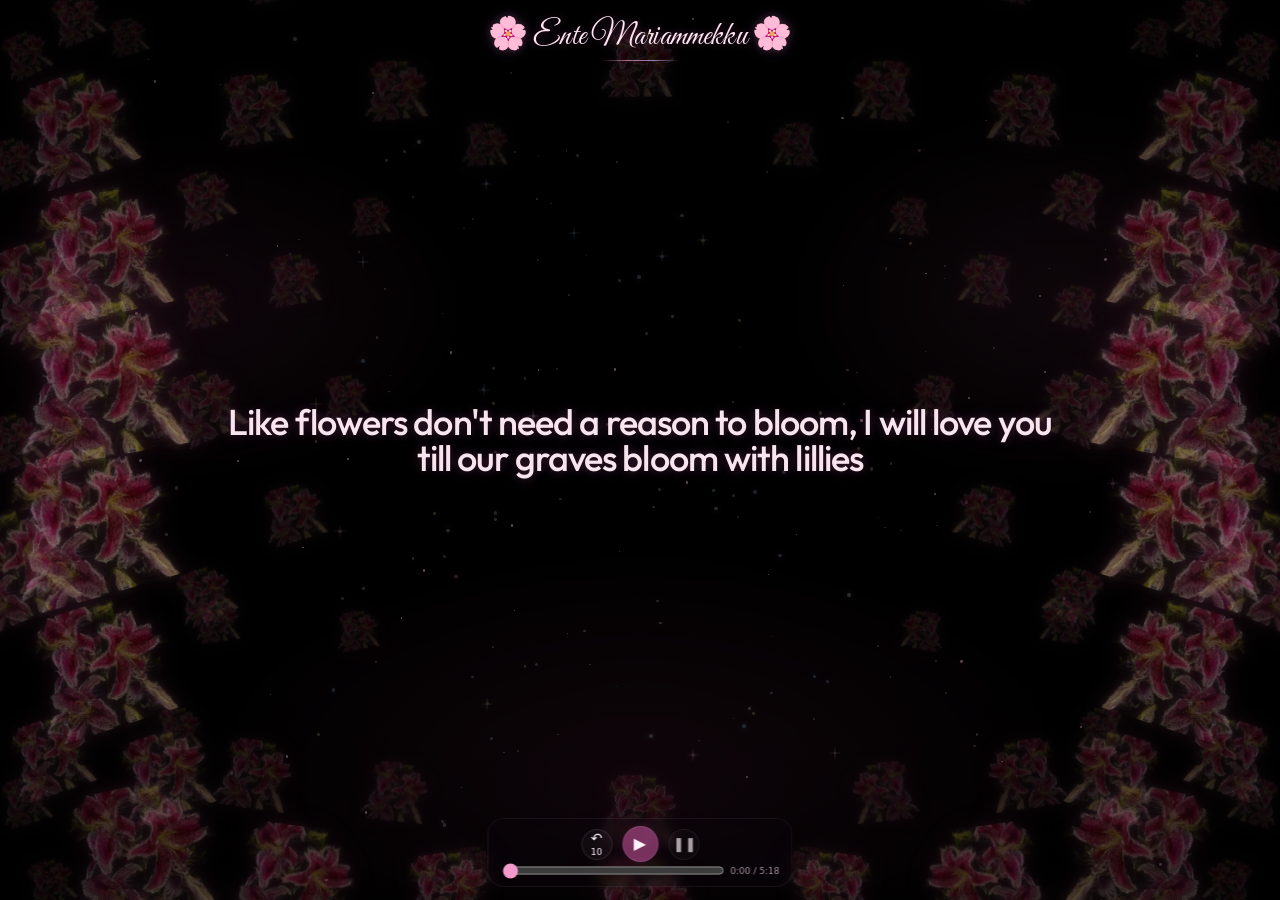
<file: index.html>
<!doctype html>
<html lang="en"><head><meta charset="utf-8"><meta name="viewport" content="width=device-width,initial-scale=1,viewport-fit=cover"><meta name="theme-color" content="#000000"><meta name="build-version" content="2026-10-29-mirrored-original-lilies"><title>Ente Mariammekku 🌸💗</title><link rel="preconnect" href="https://fonts.googleapis.com"><link rel="preconnect" href="https://fonts.gstatic.com" crossorigin><link href="https://fonts.googleapis.com/css2?family=DM+Serif+Display&amp;family=Great+Vibes&amp;family=Montserrat:wght@600;700;800;900&amp;family=Outfit:wght@400;500;600;700&amp;display=swap" rel="stylesheet"><meta name="description" content="Ente Mariammekku — black stargazer lily lyric page."><style>
:root{--text:#fff4fb;--pink:#ff74cb;--violet:#c59bff;--glass:rgba(255,255,255,.04);color-scheme:dark}*{box-sizing:border-box}html,body{margin:0;width:100%;height:100%;height:100dvh;overflow:hidden;background:#000}body{font-family:Inter,system-ui,-apple-system,"Segoe UI",sans-serif;color:var(--text);-webkit-font-smoothing:antialiased}button,input,a{font:inherit}button{cursor:pointer;-webkit-tap-highlight-color:transparent}
#scene,#bouquets,#particles,#scene > .glow,.vignette{position:fixed;inset:0;pointer-events:none}#scene{background:#000}#scene > .glow{background:radial-gradient(circle at 50% 52%,rgba(255,61,171,.08),transparent 24%),radial-gradient(circle at 25% 28%,rgba(255,120,190,.06),transparent 24%),radial-gradient(circle at 75% 32%,rgba(255,120,190,.05),transparent 22%),radial-gradient(circle at 50% 88%,rgba(255,80,186,.08),transparent 34%);filter:blur(20px)}.vignette{background:radial-gradient(circle at center,transparent 28%,rgba(0,0,0,.35) 70%,rgba(0,0,0,.9) 100%)}
.bouquet{position:absolute;left:var(--x);top:var(--y);width:var(--w);aspect-ratio:.80;transform:translate(-50%,-50%) rotate(var(--r)) scale(var(--s));opacity:var(--o);background:url('assets/original-stargazer.png') center/contain no-repeat;mix-blend-mode:screen;filter:drop-shadow(0 0 20px rgba(255,92,191,.25)) saturate(1.06) contrast(1.05);animation:sway var(--d) ease-in-out infinite alternate,pulse calc(var(--d)*.92) ease-in-out infinite alternate}
.bouquet::before,.bouquet::after{content:"";position:absolute;inset:0;background:inherit;background-size:contain;background-repeat:no-repeat;background-position:center;mix-blend-mode:screen;opacity:.24;filter:blur(3px)}.bouquet::before{transform:translate(1%,-.8%) skewY(.8deg)}.bouquet::after{transform:translate(-1.2%,.9%) skewX(-.8deg);opacity:.16}
.spark{position:absolute;left:var(--x);top:var(--y);width:var(--s);height:var(--s);border-radius:50%;background:rgba(255,196,227,.9);box-shadow:0 0 10px rgba(255,180,221,.36);opacity:.45;animation:twinkle var(--d) ease-in-out infinite alternate}
.brand{position:fixed;top:max(18px,env(safe-area-inset-top));left:50%;transform:translateX(-50%);width:94vw;text-align:center;z-index:10;pointer-events:none}.brand h1{margin:0;font-size:clamp(24px,5.3vw,38px);font-weight:750;letter-spacing:-.03em;color:#ffe9f7;text-shadow:0 0 14px rgba(255,82,191,.25)}
.stage{position:fixed;left:50%;top:51%;transform:translate(-50%,-50%);width:min(92vw,780px);min-height:220px;padding:12px 10px 18px;display:flex;flex-direction:column;align-items:center;justify-content:center;text-align:center;z-index:9}.lyric{margin:0;max-width:100%;font-family:Georgia,serif;font-size:clamp(31px,6.2vw,56px);line-height:1.2;letter-spacing:-.03em;color:#fff6fd;text-wrap:balance;overflow-wrap:break-word;text-shadow:0 2px 20px rgba(0,0,0,.9),0 0 16px rgba(255,85,190,.12);transition:opacity .8s ease,transform .8s ease}
.lyric.glow{background:linear-gradient(110deg,#fff8fe 0%,#ffd0ed 24%,#fff7fd 40%,#ffc7ea 63%,#ff9fdc 82%,#fffafe 100%);background-size:220% 220%;-webkit-background-clip:text;background-clip:text;color:transparent;filter:drop-shadow(0 0 10px rgba(255,98,191,.34));animation:glowShift 10s ease-in-out infinite alternate}.lyric.switching{opacity:0;transform:translateY(14px) scale(.987)}
.start-btn{margin-top:26px;padding:13px 24px;border-radius:999px;border:1px solid rgba(255,211,238,.5);background:linear-gradient(120deg,rgba(229,84,176,.86),rgba(135,79,216,.82));color:#fff;font-size:12px;font-weight:700;letter-spacing:.07em;box-shadow:0 0 24px rgba(255,61,177,.22), inset 0 1px 0 rgba(255,255,255,.2)}body.has-song .start-btn{display:none}
.controls-dock{margin-top:18px;width:min(330px,85vw);padding:8px 10px 6px;border-radius:999px;background:rgba(255,255,255,.04);border:1px solid rgba(255,211,238,.10);backdrop-filter:blur(7px);-webkit-backdrop-filter:blur(7px)}.controls{display:flex;align-items:center;justify-content:center;gap:10px}.ctrl{display:grid;place-items:center;min-width:38px;height:38px;border-radius:50%;border:1px solid rgba(255,220,245,.16);background:rgba(255,255,255,.05);color:#fff4fb;padding:0 4px;font-size:16px;line-height:1}.ctrl.play{min-width:44px;height:44px;font-size:18px;background:linear-gradient(120deg,rgba(238,83,182,.84),rgba(133,95,247,.84));box-shadow:0 0 16px rgba(255,91,190,.18)}.ctrl small{font-size:9px}.song-name{display:none}.progress{display:flex;align-items:center;gap:6px;margin-top:8px}.progress input{flex:1;min-width:0;height:15px;accent-color:#ff86d5}.time{font-size:10px;color:#d9bfd7;font-variant-numeric:tabular-nums}
.yt-shell{position:fixed;left:50%;top:max(72px,env(safe-area-inset-top)+58px);transform:translateX(-50%);z-index:14;width:200px;height:200px;border-radius:14px;overflow:hidden;background:#000;border:1px solid rgba(255,208,235,.18);box-shadow:0 10px 28px rgba(0,0,0,.45);transition:opacity .35s ease,transform .35s ease,visibility .35s ease}.yt-shell iframe,.yt-shell #youtube-player{display:block;width:200px!important;height:200px!important;border:0;background:#000}body.yt-collapsed .yt-shell{opacity:0;visibility:hidden;transform:translateX(-50%) translateY(-22px) scale(.84);pointer-events:none}
.reveal-player{position:fixed;left:50%;top:max(76px,env(safe-area-inset-top)+62px);transform:translateX(-50%);z-index:15;padding:0 14px;height:34px;border-radius:999px;border:1px solid rgba(255,215,241,.18);background:rgba(255,255,255,.06);color:#fff;display:grid;place-items:center;opacity:0;visibility:hidden;transition:opacity .3s ease}body.yt-collapsed .reveal-player{opacity:1;visibility:visible}
.toast{position:fixed;left:50%;bottom:110px;transform:translateX(-50%);z-index:18;background:rgba(10,8,18,.92);color:#fff;border:1px solid rgba(255,212,235,.18);padding:9px 13px;border-radius:999px;font-size:11px;max-width:88vw;white-space:nowrap;overflow:hidden;text-overflow:ellipsis}.toast[hidden]{display:none}
@keyframes sway{0%{transform:translate(-50%,-50%) rotate(calc(var(--r) - 2deg)) translateY(0) scale(var(--s))}100%{transform:translate(-50%,-50%) rotate(calc(var(--r) + 2deg)) translateY(-9px) scale(calc(var(--s) * 1.02))}}@keyframes pulse{0%{filter:drop-shadow(0 0 14px rgba(255,85,188,.18)) saturate(1.02) contrast(1.03)}100%{filter:drop-shadow(0 0 22px rgba(255,105,196,.28)) saturate(1.12) contrast(1.08)}}@keyframes glowShift{0%{background-position:0% 40%}100%{background-position:100% 60%}}@keyframes twinkle{from{opacity:.16;transform:scale(.7)}to{opacity:.68;transform:scale(1.18)}}
@media (max-width:720px){.brand h1{font-size:clamp(22px,6.2vw,30px)}.stage{top:52%;width:92vw;min-height:190px;padding:10px 8px 16px}.lyric{font-size:clamp(28px,8vw,42px);line-height:1.18}.controls-dock{width:min(290px,84vw)}}
@media (max-height:700px){.stage{top:49%;min-height:170px}.lyric{font-size:clamp(25px,6.4vw,36px)}}

/* The lyrics are the focus, with the playback dock sitting BELOW them. */
.stage{min-height:unset;height:auto;max-height:75dvh;gap:0;top:51%;padding:10px 10px 12px;justify-content:center}
.lyric{flex:0 0 auto;overflow:visible}
.controls-dock{flex-shrink:0;margin-top:24px}
.bouquet{filter:drop-shadow(0 0 19px rgba(255,103,181,.32)) saturate(1.08)}
/* Retracted player stays out of the way. Opening it gives a full 200×200 player. */
body.yt-collapsed .yt-shell{pointer-events:none}
.reveal-player{top:max(75px,calc(env(safe-area-inset-top) + 58px));cursor:pointer}
@media(max-width:720px){.stage{top:53%;padding:9px 8px 12px}.controls-dock{margin-top:20px}.lyric{font-size:clamp(27px,7.5vw,39px)}}
@media(max-height:700px){.stage{top:56%;max-height:74dvh}.lyric{font-size:clamp(24px,7vw,32px)}.controls-dock{margin-top:14px}}

/* Bottom-center retractable YouTube drawer (native player never below 200px). */
.yt-shell{
 left:50%; right:auto;
 top:auto;
 bottom:calc(max(12px,env(safe-area-inset-bottom)) + 46px);
 transform:translateX(-50%) translateY(0);
 width:200px; height:200px;
 z-index:15;
 border:1px solid rgba(255,210,239,.16);
 border-radius:14px;
 box-shadow:0 9px 30px rgba(0,0,0,.7),0 0 20px rgba(255,102,192,.13);
 transition:transform .38s ease,opacity .38s ease,visibility .38s ease;
}
.yt-shell iframe,.yt-shell #youtube-player{width:200px!important;height:200px!important}
body.yt-collapsed .yt-shell{
 transform:translateX(-50%) translateY(22px);
 opacity:0;visibility:hidden;pointer-events:none;
}
.reveal-player{
 position:fixed;
 left:50%;right:auto;
 top:auto;
 bottom:max(11px,env(safe-area-inset-bottom));
 transform:translateX(-50%);
 min-width:118px;
 height:36px;
 padding:0 17px;
 font-size:11px;font-weight:650;letter-spacing:.025em;
 border-radius:999px;
 border:1px solid rgba(255,216,245,.24);
 background:rgba(21,10,25,.82);
 box-shadow:0 0 17px rgba(241,91,177,.13);
 backdrop-filter:blur(14px);-webkit-backdrop-filter:blur(14px);
 opacity:1;visibility:visible;display:grid;place-items:center;
 z-index:17;
}
body.yt-collapsed .reveal-player{opacity:1;visibility:visible}
@media(max-width:720px){
 .yt-shell{bottom:calc(max(10px,env(safe-area-inset-bottom)) + 46px)}
 .reveal-player{bottom:max(10px,env(safe-area-inset-bottom))}
}
@media(prefers-reduced-motion:reduce){.yt-shell{transition:none}}


/* FINAL BOTTOM YOUTUBE DRAWER: overrides legacy top-positioned styles. */
.yt-shell{
 position:fixed!important;left:50%!important;right:auto!important;top:auto!important;
 bottom:calc(54px + env(safe-area-inset-bottom,0px))!important;
 transform:translate(-50%,0)!important;
 width:200px!important;height:200px!important;z-index:15;
}
body.yt-collapsed .yt-shell{
 transform:translate(-50%,30px)!important;
 opacity:0!important;visibility:hidden!important;pointer-events:none!important;
}
.reveal-player{
 left:50%!important;right:auto!important;top:auto!important;
 bottom:calc(10px + env(safe-area-inset-bottom,0px))!important;
 transform:translateX(-50%)!important;
 opacity:1!important;visibility:visible!important;display:grid!important;
}

/* Keep all lyric content above the 200x200 YouTube panel when it is expanded. */
body:not(.yt-collapsed) .stage {
  position:fixed!important;
  left:50%!important;
  top:max(68px,calc(22px + env(safe-area-inset-top,0px)))!important;
  bottom:calc(265px + env(safe-area-inset-bottom,0px))!important;
  width:min(94vw,740px)!important;
  height:auto!important;
  min-height:0!important;
  max-height:none!important;
  transform:translateX(-50%)!important;
  justify-content:center!important;
  padding:4px 8px!important;
  overflow:visible!important;
}
body:not(.yt-collapsed) .stage .lyric {
  font-size:clamp(20px,5.7vw,34px)!important;
  line-height:1.16!important;
  max-width:100%!important;
  max-height:calc(100% - 78px)!important;
  flex:0 1 auto!important;
  overflow-wrap:break-word;
}
body:not(.yt-collapsed) .stage .controls-dock {
  margin-top:10px!important;
  padding:6px 9px!important;
  width:min(280px,84vw)!important;
  flex-shrink:0!important;
}
body:not(.yt-collapsed) .stage .controls-dock .progress{margin-top:5px!important;}
body:not(.yt-collapsed) .yt-shell {
  bottom:calc(48px + env(safe-area-inset-bottom,0px))!important;
}
body:not(.yt-collapsed) .reveal-player {
  bottom:calc(7px + env(safe-area-inset-bottom,0px))!important;
}
@media(max-height:680px){
  body:not(.yt-collapsed) .stage {
    top:max(56px,calc(14px + env(safe-area-inset-top,0px)))!important;
    bottom:calc(257px + env(safe-area-inset-bottom,0px))!important;
  }
  body:not(.yt-collapsed) .stage .lyric {
    font-size:clamp(18px,5.2vw,25px)!important;
    line-height:1.12!important;
  }
  body:not(.yt-collapsed) .stage .controls-dock {
    margin-top:5px!important;
    padding:2px 8px!important;
  }
  body:not(.yt-collapsed) .stage .controls-dock .controls .ctrl{
    height:32px!important;min-width:32px!important;
  }
  body:not(.yt-collapsed) .stage .controls-dock .controls .ctrl.play{
    height:38px!important;min-width:38px!important;
  }
  body:not(.yt-collapsed) .stage .controls-dock .progress{margin-top:2px!important;}
}

/* v8 anchored audio dock + centre lyrics with no card, YouTube always at bottom. */
body {background:#000!important}
.stage,body:not(.yt-collapsed) .stage{
 position:fixed!important;top:max(66px,calc(48px + env(safe-area-inset-top,0px)))!important;
 left:50%!important;right:auto!important;
 bottom:calc(306px + env(safe-area-inset-bottom,0px))!important;
 width:min(94vw,760px)!important;transform:translateX(-50%)!important;
 padding:4px 10px!important;margin:0!important;
 height:auto!important;min-height:0!important;max-height:none!important;
 display:flex!important;justify-content:center!important;overflow:visible!important;
}
.stage .lyric,body:not(.yt-collapsed) .stage .lyric{
 font-size:clamp(35px,6.8vw,65px)!important;line-height:1.15!important;
 width:100%!important;max-width:100%!important;max-height:100%!important;
 flex:0 1 auto!important;overflow-wrap:break-word;
}
.controls-dock{
 position:fixed!important;top:auto!important;left:50%!important;right:auto!important;
 bottom:calc(213px + env(safe-area-inset-bottom,0px))!important;
 transform:translateX(-50%)!important;z-index:20!important;
 width:min(228px,78vw)!important;padding:5px 9px 6px!important;margin:0!important;
 border-radius:18px!important;border:1px solid rgba(255,201,239,.11)!important;
 background:rgba(8,4,12,.60)!important;box-shadow:none!important;
 backdrop-filter:blur(9px);-webkit-backdrop-filter:blur(9px);
}
.controls-dock .controls{gap:9px!important}
.controls-dock .ctrl{width:32px!important;min-width:32px!important;height:32px!important;font-size:14px!important}
.controls-dock .ctrl.play{width:38px!important;min-width:38px!important;height:38px!important;font-size:17px!important}
.controls-dock .progress{margin-top:4px!important;gap:5px!important}
.controls-dock .time{font-size:9px!important}
.yt-shell,body:not(.yt-collapsed) .yt-shell{
 position:fixed!important;top:auto!important;left:50%!important;right:auto!important;
 bottom:calc(4px + env(safe-area-inset-bottom,0px))!important;
 transform:translateX(-50%)!important;
 width:200px!important;height:200px!important;z-index:15!important;
 display:block!important;opacity:1!important;visibility:visible!important;pointer-events:auto!important;
 border:1px solid rgba(255,190,226,.10)!important;box-shadow:none!important;
}
.yt-shell iframe,.yt-shell #youtube-player{width:200px!important;height:200px!important;min-width:200px!important;min-height:200px!important}
.reveal-player,#reveal-player,#toggle-player{display:none!important}
@media(max-width:720px){
 .stage,body:not(.yt-collapsed) .stage{
  top:max(63px,calc(51px + env(safe-area-inset-top,0px)))!important;
  bottom:calc(301px + env(safe-area-inset-bottom,0px))!important;
  width:95vw!important;padding:4px 6px!important;
 }
 .stage .lyric,body:not(.yt-collapsed) .stage .lyric{
  font-size:clamp(31px,9.4vw,45px)!important;line-height:1.15!important;
 }
}
@media(max-height:720px){
 .stage,body:not(.yt-collapsed) .stage{
  top:max(53px,calc(40px + env(safe-area-inset-top,0px)))!important;
  bottom:calc(293px + env(safe-area-inset-bottom,0px))!important;
 }
 .stage .lyric,body:not(.yt-collapsed) .stage .lyric{
  font-size:clamp(25px,7.4vw,38px)!important;line-height:1.10!important;
 }
 .controls-dock{bottom:calc(210px + env(safe-area-inset-bottom,0px))!important}
}
@media(max-height:590px){
 .stage,body:not(.yt-collapsed) .stage{
  top:max(45px,calc(32px + env(safe-area-inset-top,0px)))!important;
  bottom:calc(288px + env(safe-area-inset-bottom,0px))!important;
 }
 .stage .lyric,body:not(.yt-collapsed) .stage .lyric{
  font-size:clamp(22px,6.6vw,29px)!important;line-height:1.08!important;
 }
 .controls-dock{bottom:calc(205px + env(safe-area-inset-bottom,0px))!important}
}

/* v9: narrow translucent control strip; the full-height stage belongs to the lyrics */
.stage,body:not(.yt-collapsed) .stage{
  bottom:calc(271px + env(safe-area-inset-bottom,0px))!important;
}
.stage .lyric,body:not(.yt-collapsed) .stage .lyric{
  font-size:clamp(39px,7.3vw,71px)!important;
  line-height:1.13!important;
}
.controls-dock{
  width:min(193px,69vw)!important;
  bottom:calc(206px + env(safe-area-inset-bottom,0px))!important;
  padding:3px 7px 4px!important;
  background:rgba(13,6,16,.24)!important;
  border:1px solid rgba(255,208,241,.055)!important;
  border-radius:16px!important;
  box-shadow:none!important;
  backdrop-filter:blur(5px)!important;
  -webkit-backdrop-filter:blur(5px)!important;
}
.controls-dock .controls{gap:10px!important}
.controls-dock .ctrl{
  width:31px!important;min-width:31px!important;height:31px!important;
  border:1px solid rgba(255,215,247,.11)!important;
  background:rgba(255,255,255,.035)!important;
  font-size:14px!important
}
.controls-dock .ctrl.play{
  width:36px!important;min-width:36px!important;height:36px!important;
  font-size:16px!important;
  background:rgba(241,101,193,.46)!important;
  box-shadow:0 0 12px rgba(255,74,186,.11)!important;
}
.controls-dock .progress{margin-top:1px!important;gap:4px!important}
.controls-dock #seek{height:11px!important;accent-color:#f19acb}
.controls-dock .time{font-size:9px!important;color:rgba(255,230,246,.64)!important}
@media(max-width:720px){
  .stage,body:not(.yt-collapsed) .stage{
    bottom:calc(271px + env(safe-area-inset-bottom,0px))!important;
  }
  .stage .lyric,body:not(.yt-collapsed) .stage .lyric{
    font-size:clamp(32px,10.15vw,47px)!important;
    line-height:1.12!important;
  }
}
@media(max-height:720px){
  .stage,body:not(.yt-collapsed) .stage{
    bottom:calc(268px + env(safe-area-inset-bottom,0px))!important;
  }
  .stage .lyric,body:not(.yt-collapsed) .stage .lyric{
    font-size:clamp(26px,8.2vw,41px)!important;
    line-height:1.09!important;
  }
  .controls-dock{
    bottom:calc(205px + env(safe-area-inset-bottom,0px))!important;
  }
}
@media(max-height:590px){
  .stage,body:not(.yt-collapsed) .stage{
    bottom:calc(264px + env(safe-area-inset-bottom,0px))!important;
  }
  .stage .lyric,body:not(.yt-collapsed) .stage .lyric{
    font-size:clamp(24px,7.7vw,32px)!important;
    line-height:1.08!important;
  }
}

/* v11: Private local MP3 support; no copyrighted audio hosted publicly. */
.soundcloud-drawer{height:206px}
.mp3-picker{display:flex;align-items:center;justify-content:center;height:40px;padding:0 8px;color:rgba(255,222,243,.88);font-size:11px;background:rgba(255,255,255,.035);border-top:1px solid rgba(255,210,242,.13);cursor:pointer}
.mp3-picker:hover{background:rgba(255,170,223,.10)}
.mp3-picker input{position:absolute;opacity:0;width:1px;height:1px;pointer-events:none}
body.local-song .audio-source a{display:none}
body.local-song .audio-source:before{content:"♫ Your MP3 · private playback";color:rgba(249,220,241,.65);font-size:9px;letter-spacing:.02em}
/* v10: SoundCloud audio, lyrics-first composition. The official widget is only shown on request. */
.stage,body:not(.yt-collapsed) .stage{
  top:max(62px,calc(46px + env(safe-area-inset-top,0px)))!important;
  bottom:calc(100px + env(safe-area-inset-bottom,0px))!important;
  width:min(96vw,930px)!important;max-width:930px!important;
  min-height:0!important;padding:8px 16px!important;overflow:visible!important;
  justify-content:center!important;align-items:center!important;
}
.stage .lyric,body:not(.yt-collapsed) .stage .lyric{
  font-size:clamp(38px,7.5vw,78px)!important;line-height:1.14!important;
  max-width:100%!important;max-height:100%!important;
  letter-spacing:-.035em!important;text-align:center!important;text-wrap:balance;
}
.controls-dock{
  position:fixed!important;left:50%!important;top:auto!important;
  bottom:calc(29px + env(safe-area-inset-bottom,0px))!important;
  width:min(196px,68vw)!important;
  padding:3px 8px 4px!important;margin:0!important;
  background:rgba(11,4,19,.26)!important;
  border:1px solid rgba(255,210,241,.07)!important;
  border-radius:16px!important;z-index:24!important;
  transform:translateX(-50%)!important;
  backdrop-filter:blur(5px);-webkit-backdrop-filter:blur(5px);
}
.controls-dock .controls{gap:10px!important}
.controls-dock .ctrl{width:31px!important;min-width:31px!important;height:31px!important}
.controls-dock .ctrl.play{width:36px!important;min-width:36px!important;height:36px!important}
.controls-dock .progress{margin-top:1px!important}
.audio-source{
  position:fixed;left:50%;bottom:calc(5px + env(safe-area-inset-bottom,0px));
  transform:translateX(-50%);z-index:26;
  display:flex;align-items:center;justify-content:center;gap:7px;
  white-space:nowrap;font-family:Inter,system-ui,sans-serif;
}
.audio-source a{color:rgba(249,220,241,.47);font-size:9px;letter-spacing:.02em;text-decoration:none}
.audio-source a:hover,.audio-source a:focus-visible{color:rgba(255,235,248,.9)}
.source-toggle{
  width:20px;height:19px;display:grid;place-items:center;padding:0;
  border:1px solid rgba(255,214,242,.12);border-radius:50%;line-height:1;
  background:rgba(255,255,255,.035);color:rgba(255,220,240,.68);font-size:15px;
}
.soundcloud-drawer{
 position:fixed;left:50%;bottom:calc(111px + env(safe-area-inset-bottom,0px));
 transform:translate(-50%,12px);z-index:23;width:min(360px,92vw);
 height:166px;border:1px solid rgba(255,214,239,.13);border-radius:13px;
 background:rgba(15,8,21,.94);overflow:hidden;
 opacity:0;visibility:hidden;pointer-events:none;
 transition:opacity .24s ease,transform .24s ease,visibility .24s ease;
 box-shadow:0 10px 32px rgba(0,0,0,.6);
}
.soundcloud-drawer iframe{display:block;width:100%;height:166px;border:0}
body.sc-open .soundcloud-drawer{
 opacity:1;visibility:visible;pointer-events:auto;transform:translate(-50%,0);
}
body.sc-open .source-toggle{transform:rotate(180deg)}
@media(max-width:720px){
 .stage,body:not(.yt-collapsed) .stage{
  top:max(54px,calc(46px + env(safe-area-inset-top,0px)))!important;
  bottom:calc(100px + env(safe-area-inset-bottom,0px))!important;
  width:96vw!important;padding:6px 10px!important;
 }
 .stage .lyric,body:not(.yt-collapsed) .stage .lyric{
  font-size:clamp(31px,9.4vw,53px)!important;line-height:1.12!important;
 }
}
@media(max-height:650px){
 .stage,body:not(.yt-collapsed) .stage{
  top:max(46px,calc(36px + env(safe-area-inset-top,0px)))!important;
  bottom:calc(96px + env(safe-area-inset-bottom,0px))!important;
 }
 .stage .lyric,body:not(.yt-collapsed) .stage .lyric{
  font-size:clamp(24px,7.4vw,44px)!important;line-height:1.09!important;
 }
}
@media(max-height:480px){.stage .lyric,body:not(.yt-collapsed) .stage .lyric{font-size:clamp(20px,6vw,32px)!important}}
@media(prefers-reduced-motion:reduce){.soundcloud-drawer{transition:none}}

/* Public hosted licensed MP3: no video, no SoundCloud, no obscured lyric space. */
.soundcloud-drawer,.audio-source,.source-toggle,.yt-shell,.reveal-player{display:none!important}
.stage,body:not(.yt-collapsed) .stage{
 bottom:calc(93px + env(safe-area-inset-bottom,0px))!important;
 top:max(66px,calc(50px + env(safe-area-inset-top,0px)))!important;
}
.controls-dock{
 bottom:calc(13px + env(safe-area-inset-bottom,0px))!important;
 background:rgba(13,6,16,.20)!important;
}
@media(max-width:720px){
 .stage,body:not(.yt-collapsed) .stage{
  bottom:calc(94px + env(safe-area-inset-bottom,0px))!important;
  top:max(65px,calc(53px + env(safe-area-inset-top,0px)))!important;
 }
 .stage .lyric,body:not(.yt-collapsed) .stage .lyric{
  font-size:clamp(34px,10.4vw,51px)!important;
 }
}
@media(max-height:590px){
 .stage,body:not(.yt-collapsed) .stage{
  bottom:calc(82px + env(safe-area-inset-bottom,0px))!important;
  top:max(46px,calc(34px + env(safe-area-inset-top,0px)))!important;
 }
 .stage .lyric,body:not(.yt-collapsed) .stage .lyric{
  font-size:clamp(25px,8.2vw,38px)!important;
 }
}

/* 2026-10-26: cinematic, smooth, colourful sentence transitions. */
#scene > .glow {
 background:
 radial-gradient(ellipse 36% 32% at 14% 28%,rgba(245,52,156,.115),transparent 74%),
 radial-gradient(ellipse 30% 37% at 87% 28%,rgba(122,109,255,.12),transparent 73%),
 radial-gradient(ellipse 40% 27% at 50% 84%,rgba(255,89,189,.13),transparent 75%),
 radial-gradient(ellipse 25% 30% at 50% 47%,rgba(56,188,255,.055),transparent 80%)!important;
 filter:blur(28px);
}
.bouquet {
 filter:drop-shadow(0 0 16px rgba(255,91,197,.24)) saturate(1.2) contrast(1.04)!important;
}
.stage .lyric,body:not(.yt-collapsed) .stage .lyric {
 background:linear-gradient(112deg,
   #fff7fe 0%,#ffc8ee 16%,#fef7ff 28%,#ff9ad7 44%,
   #d6adff 59%,#a6edff 71%,#f8b3f1 85%,#fff5fd 100%)!important;
 background-size:250% 250%!important;
 color:transparent!important;
 -webkit-background-clip:text!important;background-clip:text!important;
 animation:lyricColorDrift 12s ease-in-out infinite alternate!important;
 filter:drop-shadow(0 0 8px rgba(255,103,208,.28))
        drop-shadow(0 0 19px rgba(157,115,255,.14))!important;
 text-shadow:none!important;
 transition:opacity .62s cubic-bezier(.22,.78,.25,1),
            transform .62s cubic-bezier(.22,.78,.25,1),
            filter .62s ease!important;
}
.stage .lyric.switching,body:not(.yt-collapsed) .stage .lyric.switching{
 opacity:0!important;
 transform:translateY(8px) scale(.993)!important;
 filter:blur(4px) drop-shadow(0 0 5px rgba(255,90,205,.16))!important;
}
@keyframes lyricColorDrift {
  0%{background-position:0% 48%}
  42%{background-position:54% 51%}
  100%{background-position:100% 53%}
}
@media(prefers-reduced-motion:reduce){
 .stage .lyric,body:not(.yt-collapsed) .stage .lyric{animation:none!important;transition:none!important}
}

/* Romantic revert: original black floral scene, softer blush, luminous pink accents. */
#scene > .glow{
 background:
 radial-gradient(ellipse 32% 27% at 14% 34%,rgba(255,93,175,.073),transparent 73%),
 radial-gradient(ellipse 30% 29% at 83% 33%,rgba(254,113,188,.069),transparent 74%),
 radial-gradient(ellipse 46% 33% at 50% 86%,rgba(228,77,151,.075),transparent 78%)!important;
 filter:blur(24px)!important;
}
.bouquet{
 filter:drop-shadow(0 0 12px rgba(255,83,164,.19)) saturate(1.06) contrast(1.03)!important;
}
.brand{top:max(17px,env(safe-area-inset-top))!important}
.brand h1{
 font-family:"DM Serif Display","Baskerville","Palatino Linotype",Georgia,serif!important;
 font-style:normal!important;
 font-size:clamp(29px,5.8vw,44px)!important;
 font-weight:400!important;
 line-height:1.1!important;
 letter-spacing:.008em!important;
 color:rgba(255,238,246,.96)!important;
 text-shadow:0 0 13px rgba(252,114,188,.24),0 0 28px rgba(237,99,161,.12)!important;
 white-space:nowrap;
}
.brand h1::after{
 content:"";
 display:block;
 height:1px;
 width:58%;
 margin:9px auto 0;
 background:linear-gradient(90deg,transparent,rgba(255,154,202,.66),rgba(253,188,222,.84),rgba(243,116,179,.60),transparent);
 box-shadow:0 0 9px rgba(248,114,178,.22);
}
.stage .lyric,body:not(.yt-collapsed) .stage .lyric{
 font-family:"Cormorant Garamond","Palatino Linotype",Baskerville,Georgia,serif!important;
 font-style:italic!important;
 font-weight:500!important;
 font-size:clamp(42px,7.4vw,72px)!important;
 line-height:1.10!important;
 letter-spacing:-.012em!important;
 background:linear-gradient(112deg,
   rgba(255,230,246,.91) 0%,
   rgba(255,166,217,.93) 19%,
   rgba(255,238,247,.91) 35%,
   rgba(255,111,189,.94) 52%,
   rgba(255,214,239,.88) 72%,
   rgba(245,168,222,.92) 89%,
   rgba(255,231,245,.92) 100%)!important;
 background-size:220% 220%!important;
 color:transparent!important;
 -webkit-background-clip:text!important;
 background-clip:text!important;
 text-shadow:none!important;
 filter:drop-shadow(0 0 7px rgba(255,77,164,.41)) drop-shadow(0 0 22px rgba(255,69,164,.19))!important;
 animation:romanticPinkFlow 13s ease-in-out infinite alternate!important;
 transition:opacity .74s cubic-bezier(.22,.80,.23,1),transform .74s cubic-bezier(.22,.80,.23,1),filter .74s ease!important;
}
.stage .lyric.switching,body:not(.yt-collapsed) .stage .lyric.switching{
 opacity:0!important;transform:translateY(9px) scale(.993)!important;
 filter:blur(3px) drop-shadow(0 0 6px rgba(255,89,173,.18))!important;
 transition:opacity .16s ease,transform .16s ease,filter .16s ease!important;
}
@keyframes romanticPinkFlow{
 0%{background-position:0% 48%}
 50%{background-position:50% 54%}
 100%{background-position:100% 48%}
}
@media(max-width:720px){
 .brand h1{font-size:clamp(25px,6.55vw,34px)!important}
 .stage .lyric,body:not(.yt-collapsed) .stage .lyric{
  font-size:clamp(38px,10.2vw,54px)!important;
  line-height:1.08!important;
 }
}
@media(max-height:610px){
 .stage .lyric,body:not(.yt-collapsed) .stage .lyric{
  font-size:clamp(29px,8.4vw,43px)!important;
 }
}
@media(prefers-reduced-motion:reduce){
 .stage .lyric,body:not(.yt-collapsed) .stage .lyric{animation:none!important;transition:none!important}
}

/* Petite editorial heading + luminous saturated pink neon lyrics. */
.brand h1 {
 font-family:"Playfair Display","Baskerville",Georgia,serif!important;
 font-style:normal!important;
 font-size:clamp(25px,3.5vw,34px)!important;
 font-weight:600!important;
 letter-spacing:-.024em!important;
 line-height:1.20!important;
 color:#ffe8f5!important;
 text-shadow:0 0 8px rgba(255,110,190,.43),0 0 21px rgba(255,64,158,.23)!important;
}
.brand h1::after {
 width:45%!important;
 margin:7px auto 0!important;
 opacity:.7;
}
.stage .lyric,body:not(.yt-collapsed) .stage .lyric {
 font-family:"Cormorant Garamond",Baskerville,Georgia,serif!important;
 font-style:italic!important;
 font-weight:700!important;
 line-height:1.08!important;
 letter-spacing:-.018em!important;
 background:linear-gradient(116deg,
   #ffe3f5 0%,#ff78c9 14%,#fff7fc 27%,#ff42b4 42%,
   #ffc2ea 56%,#ff5bbe 68%,#ffdbf4 85%,#fff0f9 100%)!important;
 background-size:255% 255%!important;
 -webkit-background-clip:text!important;
 background-clip:text!important;
 color:transparent!important;
 text-shadow:none!important;
 filter:
   drop-shadow(0 0 3px rgba(255,154,224,.90))
   drop-shadow(0 0 11px rgba(255,52,172,.85))
   drop-shadow(0 0 28px rgba(255,35,151,.56))
   drop-shadow(0 0 45px rgba(255,50,178,.23))!important;
 animation:romanticPinkFlow 12s ease-in-out infinite alternate!important;
}
.stage .lyric.switching,body:not(.yt-collapsed) .stage .lyric.switching {
 filter:blur(2px) drop-shadow(0 0 13px rgba(255,50,172,.22))!important;
}
@media(max-width:720px){
 .brand h1{font-size:clamp(21px,5.75vw,27px)!important;}
 .stage .lyric,body:not(.yt-collapsed) .stage .lyric{
   font-weight:700!important;
   font-size:clamp(38px,10vw,54px)!important;
 }
}
@media(max-width:350px){
 .brand h1{font-size:21px!important;}
}
@media(prefers-reduced-motion:reduce){
 .stage .lyric,body:not(.yt-collapsed) .stage .lyric{animation:none!important;}
}

/* Touch-responsive lily waves and softer rose-pink lyrics (mobile first). */
.brand h1 {
 font-size:clamp(24px,3.3vw,32px)!important;
 text-shadow:0 0 7px rgba(255,113,188,.32),0 0 15px rgba(255,77,163,.15)!important;
}
.stage .lyric,body:not(.yt-collapsed) .stage .lyric {
 font-size:clamp(38px,6.8vw,65px)!important;
 background:linear-gradient(116deg,#ffe6f5 0%,#ffaddd 15%,#fff5fb 28%,#ff88cd 44%,#ffe0f2 60%,#ff9ad3 77%,#fff0f8 100%)!important;
 background-size:235% 235%!important;
 filter:drop-shadow(0 0 2px rgba(255,141,208,.54))
        drop-shadow(0 0 8px rgba(255,60,171,.37))
        drop-shadow(0 0 18px rgba(255,48,161,.21))!important;
}
.stage .lyric.switching,body:not(.yt-collapsed) .stage .lyric.switching {
 filter:blur(2px) drop-shadow(0 0 8px rgba(255,66,169,.14))!important;
}
@media(max-width:720px){
 .brand h1{font-size:clamp(20px,5.5vw,26px)!important}
 .stage .lyric,body:not(.yt-collapsed) .stage .lyric {
   font-size:clamp(34px,9.2vw,49px)!important;
 }
}
@media(max-height:610px){
 .stage .lyric,body:not(.yt-collapsed) .stage .lyric {font-size:clamp(27px,7.7vw,40px)!important}
}


/* Readable lyrics: render real pink glyphs rather than transparent gradient masking. */
.stage #lyric.lyric.glow,body:not(.yt-collapsed) .stage #lyric.lyric.glow{
 background:none!important;
 background-image:none!important;
 -webkit-background-clip:border-box!important;
 background-clip:border-box!important;
 color:#ffe1f3!important;
 -webkit-text-fill-color:#ffe1f3!important;
 opacity:1!important;
 visibility:visible!important;
 font-family:"Cormorant Garamond",Baskerville,Georgia,serif!important;
 text-shadow:0 0 3px rgba(255,183,226,.48),0 0 10px rgba(255,105,187,.25),0 0 20px rgba(255,75,175,.13)!important;
 filter:none!important;
 animation:none!important;
}
.stage #lyric.lyric.glow .lyric-sentence{
 display:inline-block;max-width:100%;white-space:normal;overflow-wrap:break-word;
 will-change:opacity,transform;
}

/* Gentle pastel capitalization with reliably visible text, and slow shy lilies. */
.brand h1{
  text-transform:capitalize!important;
  letter-spacing:-.02em!important;
}
.stage #lyric.lyric.glow,body:not(.yt-collapsed) .stage #lyric.lyric.glow{
  text-transform:capitalize!important;
  background:none!important;
  background-image:none!important;
  color:rgba(255,225,246,.90)!important;
  -webkit-text-fill-color:rgba(255,225,246,.90)!important;
  font-weight:700!important;
  -webkit-text-stroke:.22px rgba(255,235,251,.48);
  opacity:1!important;
  visibility:visible!important;
  text-shadow:
     0 0 4px rgba(255,158,218,.33),
     0 0 13px rgba(245,117,213,.21),
     0 0 23px rgba(163,133,255,.15),
     0 0 31px rgba(101,214,250,.10)!important;
  filter:none!important;
  animation:none!important;
}
.stage #lyric .lyric-sentence{
  color:rgba(255,225,246,.9)!important;
  -webkit-text-fill-color:rgba(255,225,246,.90)!important;
  font-weight:700!important;
  text-transform:capitalize!important;
  animation:subtlePastelLetters 15s ease-in-out infinite alternate;
}
@keyframes subtlePastelLetters{
  0%,100%{color:rgba(255,224,244,.89);-webkit-text-fill-color:rgba(255,224,244,.89)}
  45%{color:rgba(237,218,255,.89);-webkit-text-fill-color:rgba(237,218,255,.89)}
  75%{color:rgba(222,243,255,.89);-webkit-text-fill-color:rgba(222,243,255,.89)}
}
.bouquet{
  translate:0px 0px;
  rotate:0deg;
  scale:1;
  transition:
    translate 1.65s cubic-bezier(.19,.77,.24,1),
    rotate 1.8s cubic-bezier(.19,.77,.24,1),
    scale 1.55s cubic-bezier(.19,.77,.24,1)!important;
}
@media(prefers-reduced-motion:reduce){
 .stage #lyric .lyric-sentence{animation:none!important}
 .bouquet{transition:none!important}
}


/* v-modern-romance: calm modern editorial typography with reliable text colour. */
body,.brand h1,.stage #lyric,.stage #lyric .lyric-sentence,
.controls-dock,.controls-dock button,.controls-dock .time,.toast {
 text-transform:none!important;
}
.brand{
 top:max(20px,env(safe-area-inset-top))!important;
 width:min(94vw,680px)!important;
}
.brand h1{
 font-family:"DM Serif Display",Georgia,serif!important;
 font-style:normal!important;
 font-size:clamp(25px,5.4vw,37px)!important;
 font-weight:400!important;
 letter-spacing:.005em!important;
 line-height:1.21!important;
 color:rgba(255,240,248,.98)!important;
 text-shadow:0 0 12px rgba(240,114,186,.22),0 0 24px rgba(190,154,249,.12)!important;
 text-transform:none!important;
}
.brand h1::after{
 content:"";display:block;
 width:min(102px,30%);height:1px;
 margin:10px auto 0;
 border-radius:999px;
 background:linear-gradient(90deg,transparent,rgba(246,165,203,.64),rgba(195,181,248,.7),transparent);
 box-shadow:0 0 12px rgba(255,151,209,.17);
}
.stage,body:not(.yt-collapsed) .stage{
 top:max(72px,calc(67px + env(safe-area-inset-top,0px)))!important;
 bottom:calc(266px + env(safe-area-inset-bottom,0px))!important;
 padding:9px 10px!important;
 width:min(94vw,760px)!important;
}
.stage #lyric.lyric.glow,body:not(.yt-collapsed) .stage #lyric.lyric.glow {
 font-family:"Outfit",system-ui,-apple-system,"Segoe UI",sans-serif!important;
 font-style:normal!important;
 font-weight:500!important;
 font-size:clamp(31px,5.8vw,53px)!important;
 line-height:1.23!important;
 letter-spacing:-.023em!important;
 text-align:center!important;
 text-wrap:balance;
 word-break:normal;
 text-transform:none!important;
 background:none!important;
 background-image:none!important;
 -webkit-background-clip:border-box!important;
 background-clip:border-box!important;
 color:rgba(255,236,246,.97)!important;
 -webkit-text-fill-color:rgba(255,236,246,.97)!important;
 -webkit-text-stroke:0!important;
 text-shadow:0 0 10px rgba(247,101,174,.24),0 0 20px rgba(186,147,244,.15)!important;
 opacity:1!important;
 visibility:visible!important;
 animation:none!important;
 filter:none!important;
}
.stage #lyric .lyric-sentence,body:not(.yt-collapsed) .stage #lyric .lyric-sentence{
 font:inherit!important;
 font-weight:500!important;
 letter-spacing:inherit!important;
 text-transform:none!important;
 color:rgba(255,236,246,.97)!important;
 -webkit-text-fill-color:rgba(255,236,246,.97)!important;
 background:none!important;
 animation:none!important;
 display:inline-block;
 max-width:100%;
 overflow-wrap:break-word;
}
@media(max-width:720px){
 .brand h1{font-size:clamp(23px,6.1vw,30px)!important}
 .stage,body:not(.yt-collapsed) .stage{
    top:max(72px,calc(72px + env(safe-area-inset-top,0px)))!important;
    bottom:calc(263px + env(safe-area-inset-bottom,0px))!important;
    width:95vw!important;
    padding:8px 4px!important;
 }
 .stage #lyric.lyric.glow,body:not(.yt-collapsed) .stage #lyric.lyric.glow{
    font-size:clamp(27px,8.2vw,42px)!important;
    line-height:1.18!important;
 }
}
@media(max-height:700px){
 .brand h1{font-size:clamp(21px,5.5vw,26px)!important}
 .brand h1::after{margin-top:5px}
 .stage,body:not(.yt-collapsed) .stage{
    top:max(60px,calc(56px + env(safe-area-inset-top,0px)))!important;
    bottom:calc(254px + env(safe-area-inset-bottom,0px))!important;
 }
 .stage #lyric.lyric.glow,body:not(.yt-collapsed) .stage #lyric.lyric.glow{
    font-size:clamp(24px,7.7vw,35px)!important;
    line-height:1.13!important;
 }
}
@media(max-height:575px){
 .stage,body:not(.yt-collapsed) .stage{
    top:max(53px,calc(49px + env(safe-area-inset-top,0px)))!important;
    bottom:calc(252px + env(safe-area-inset-bottom,0px))!important;
 }
 .stage #lyric.lyric.glow,body:not(.yt-collapsed) .stage #lyric.lyric.glow{
    font-size:clamp(20px,6.9vw,28px)!important;
    line-height:1.10!important;
 }
}
@media(prefers-reduced-motion:reduce){
 .stage #lyric .lyric-sentence{animation:none!important}
}

/* Modern lyric-video rain: word-by-word reveal driven by song position. */
.stage #lyric .lyric-sentence {
 display:inline-flex!important;flex-wrap:wrap;align-content:center;align-items:center;
 justify-content:center;column-gap:.24em;row-gap:.04em;
 width:auto;max-width:100%;line-height:inherit;text-wrap:balance;
}
.stage #lyric .rain-word{
 display:inline-block;opacity:0;transform:translate3d(0,-31px,0) scale(.97);
 filter:blur(6px);
 transition:opacity .58s cubic-bezier(.16,.8,.28,1),
 transform .81s cubic-bezier(.17,.88,.24,1),filter .67s ease;
 will-change:opacity,transform,filter;
 color:rgba(255,238,247,.97)!important;
 -webkit-text-fill-color:rgba(255,238,247,.97)!important;
 white-space:nowrap;
}
.stage #lyric .rain-word.landed{opacity:1;transform:translate3d(0,0,0) scale(1);filter:blur(0)}
.stage #lyric .rain-word:nth-child(3n).landed{
 color:rgba(255,209,236,.98)!important;-webkit-text-fill-color:rgba(255,209,236,.98)!important;
}
.stage #lyric .rain-word:nth-child(5n).landed{
 color:rgba(229,220,255,.97)!important;-webkit-text-fill-color:rgba(229,220,255,.97)!important;
}
@media(prefers-reduced-motion:reduce){
 .stage #lyric .rain-word{opacity:1!important;transform:none!important;filter:none!important;transition:none!important}
}

/* Separate centre-stage transitions: quotes sweep sideways, song lyrics descend. */
.stage #lyric.lyric.glow,
body:not(.yt-collapsed) .stage #lyric.lyric.glow {
  position:relative!important;
  display:grid!important;
  grid-template-columns:minmax(0,1fr);
  place-items:center;
  width:100%!important;
  isolation:isolate;
}
.stage #lyric .lyric-sentence,
body:not(.yt-collapsed) .stage #lyric .lyric-sentence {
  grid-area:1 / 1;
  position:relative;
  margin:0 auto;
  width:100%;
  max-width:100%;
  text-align:center!important;
  will-change:opacity,transform,filter;
  transition:
    transform .78s cubic-bezier(.20,.78,.20,1),
    opacity .55s cubic-bezier(.20,.75,.23,1),
    filter .55s ease!important;
  opacity:1;
  transform:translate3d(0,0,0);
  filter:blur(0);
}
.stage #lyric .lyric-sentence.caption-quote {
  display:block!important;
  text-wrap:balance;
  overflow-wrap:break-word;
}
.stage #lyric .lyric-sentence.caption-lyric {
  display:inline-flex!important;
  flex-wrap:wrap;
  align-items:center;
  align-content:center;
  justify-content:center;
  column-gap:.24em;
  row-gap:.04em;
}
.stage #lyric .lyric-sentence.caption-quote.is-entering {
  opacity:0!important;
  transform:translate3d(-54px,0,0) scale(.987)!important;
  filter:blur(4px);
}
.stage #lyric .lyric-sentence.caption-quote.is-leaving {
  opacity:0!important;
  transform:translate3d(54px,0,0) scale(.987)!important;
  filter:blur(4px);
}
.stage #lyric .lyric-sentence.caption-lyric.is-entering {
  opacity:0!important;
  transform:translate3d(0,-54px,0) scale(.987)!important;
  filter:blur(3px);
}
.stage #lyric .lyric-sentence.caption-lyric.is-leaving {
  opacity:0!important;
  transform:translate3d(0,54px,0) scale(.987)!important;
  filter:blur(3px);
}
.stage #lyric .lyric-sentence.is-current {
  opacity:1!important;
  transform:translate3d(0,0,0)!important;
  filter:blur(0);
}
@media(max-width:720px){
  .stage #lyric .lyric-sentence.caption-quote.is-entering {transform:translate3d(-35px,0,0)!important}
  .stage #lyric .lyric-sentence.caption-quote.is-leaving {transform:translate3d(35px,0,0)!important}
  .stage #lyric .lyric-sentence.caption-lyric.is-entering {transform:translate3d(0,-43px,0)!important}
  .stage #lyric .lyric-sentence.caption-lyric.is-leaving {transform:translate3d(0,43px,0)!important}
}
@media(prefers-reduced-motion:reduce){
  .stage #lyric .lyric-sentence {
    transition:none!important;
    transform:none!important;
    filter:none!important;
  }
  .stage #lyric .lyric-sentence.is-entering,
  .stage #lyric .lyric-sentence.is-leaving {opacity:0!important}
}


/* Alignment/overlap repair: equal inset centres stage on the viewport.
   The JS below keeps precisely ONE caption in the document. */
.stage,body:not(.yt-collapsed) .stage {
  top:calc(88px + env(safe-area-inset-top,0px))!important;
  bottom:calc(88px + env(safe-area-inset-bottom,0px))!important;
  left:50%!important;
  right:auto!important;
  width:min(94vw,760px)!important;
  height:auto!important;
  padding:0 10px!important;
  display:flex!important;
  align-items:center!important;
  justify-content:center!important;
  transform:translateX(-50%)!important;
}
.stage #lyric.lyric.glow,body:not(.yt-collapsed) .stage #lyric.lyric.glow {
  display:flex!important;
  flex-direction:row!important;
  align-items:center!important;
  justify-content:center!important;
  width:100%!important;
  min-width:0!important;
  max-width:100%!important;
  margin:0 auto!important;
  padding:0!important;
  text-align:center!important;
}
.stage #lyric .lyric-sentence,body:not(.yt-collapsed) .stage #lyric .lyric-sentence {
  position:relative!important;
  flex:0 1 100%;
  min-width:0;
  margin:0 auto!important;
  text-align:center!important;
}
.stage #lyric .lyric-sentence.caption-quote {
  display:block!important;
  width:100%!important;
  white-space:normal;
}
.stage #lyric .lyric-sentence.caption-lyric {
  display:flex!important;
  flex-wrap:wrap;
  justify-content:center!important;
  align-items:center;
  align-content:center;
  width:100%!important;
}
@media(max-height:490px){
  .stage,body:not(.yt-collapsed) .stage {
    top:calc(75px + env(safe-area-inset-top,0px))!important;
    bottom:calc(92px + env(safe-area-inset-bottom,0px))!important;
  }
}


/* v2026-10-26: full-height minimalist word rain from the top of the page. */
.stage,body:not(.yt-collapsed) .stage{
  top:calc(69px + env(safe-area-inset-top,0px))!important;
  bottom:calc(87px + env(safe-area-inset-bottom,0px))!important;
  width:min(96vw,900px)!important;
  padding:0 4px!important;
  overflow:visible!important;
}
.stage #lyric.lyric.glow,body:not(.yt-collapsed) .stage #lyric.lyric.glow{
  font-size:clamp(38px,5.7vw,68px)!important;
  font-weight:500!important;
  letter-spacing:-.025em!important;
  line-height:1.16!important;
}
.stage #lyric .lyric-sentence.caption-lyric,
.stage #lyric .lyric-sentence.caption-lyric.is-entering,
.stage #lyric .lyric-sentence.caption-lyric.is-current{
  opacity:1!important;
  transform:none!important;
  filter:none!important;
  display:flex!important;
  flex-wrap:wrap;
  align-content:center;
  justify-content:center!important;
  column-gap:.25em;
  row-gap:.045em;
  width:100%!important;
}
.stage #lyric .rain-word{
  display:inline-block!important;
  opacity:0!important;
  transform:translate3d(0,calc(0px - var(--rain-drop,42vh)),0) scale(.99)!important;
  filter:blur(2px)!important;
  transition:
    opacity .56s ease-out,
    transform .91s cubic-bezier(.15,.76,.19,1),
    filter .70s ease-out!important;
  will-change:transform,opacity;
  white-space:nowrap;
}
.stage #lyric .rain-word.landed{
  opacity:1!important;
  transform:translate3d(0,0,0) scale(1)!important;
  filter:none!important;
}
.stage #lyric .rain-snap .rain-word{
  transition:none!important;
}
.stage #lyric .lyric-sentence.is-leaving{
  transition-duration:.26s!important;
  pointer-events:none;
}
@media(max-width:720px){
  .stage,body:not(.yt-collapsed) .stage{
    top:calc(67px + env(safe-area-inset-top,0px))!important;
    bottom:calc(91px + env(safe-area-inset-bottom,0px))!important;
    width:97vw!important;
    padding:0 3px!important;
  }
  .stage #lyric.lyric.glow,body:not(.yt-collapsed) .stage #lyric.lyric.glow{
    font-size:clamp(31px,9.4vw,49px)!important;
  }
}
@media(max-height:530px){
  .stage,body:not(.yt-collapsed) .stage{
    top:calc(60px + env(safe-area-inset-top,0px))!important;
    bottom:calc(85px + env(safe-area-inset-bottom,0px))!important;
  }
}
@media(prefers-reduced-motion:reduce){
  .stage #lyric .rain-word,.stage #lyric .rain-word.landed{
    transition:none!important;
    transform:none!important;
    filter:none!important;
    opacity:1!important;
  }
}


/* Instagram Story caption treatment: oversized, editorial, white, kinetic. */
.stage,body:not(.yt-collapsed) .stage {
 top:calc(66px + env(safe-area-inset-top,0px))!important;
 bottom:calc(83px + env(safe-area-inset-bottom,0px))!important;
 width:min(96vw,900px)!important;
 padding:0 4px!important;
 display:flex!important;
 align-items:center!important;
 justify-content:center!important;
 overflow:visible!important;
}
.stage #lyric.lyric.glow,body:not(.yt-collapsed) .stage #lyric.lyric.glow {
 width:100%!important;
 display:flex!important;
 justify-content:center!important;
 align-items:center!important;
 margin:0!important;
 padding:0!important;
 background:none!important;
 filter:none!important;
 line-height:1!important;
 text-align:center!important;
}
.stage #lyric .lyric-sentence.caption-lyric,
body:not(.yt-collapsed) .stage #lyric .lyric-sentence.caption-lyric {
 width:100%!important;
 max-width:100%!important;
 display:flex!important;
 align-items:center!important;
 justify-content:center!important;
 transform:none!important;
 opacity:1!important;
 filter:none!important;
 transition:none!important;
 padding:0!important;
 margin:0 auto!important;
}
.stage #lyric .ig-stack {
 display:flex;
 flex-direction:column;
 align-items:flex-start;
 gap:.018em;
 width:max-content;
 max-width:100%;
 margin:0 auto;
 padding:0;
 text-align:left!important;
}
.stage #lyric .ig-row {
 display:flex;
 align-items:baseline;
 justify-content:flex-start;
 flex-wrap:nowrap;
 width:max-content;
 max-width:none;
 white-space:nowrap;
 gap:.22em;
 font-family:"Montserrat","Arial Black",Arial,sans-serif!important;
 font-style:normal!important;
 font-weight:900!important;
 line-height:.99!important;
 letter-spacing:-.065em!important;
 text-transform:uppercase!important;
 color:#fff!important;
 -webkit-text-fill-color:#fff!important;
 text-shadow:0 2px 12px rgba(0,0,0,.83),0 1px 2px rgba(0,0,0,.45)!important;
}
.stage #lyric .ig-tier-1 {font-size:1.78em!important;}
.stage #lyric .ig-tier-2 {font-size:1.45em!important;}
.stage #lyric .ig-tier-3 {font-size:1.10em!important;}
.stage #lyric .ig-word {
 display:inline-block;
 flex-shrink:0;
 opacity:0;
 transform:translate3d(0,15px,0) scale(.94);
 filter:blur(1.2px);
 color:#fff!important;
 -webkit-text-fill-color:#fff!important;
 transition:
   opacity .21s ease-out,
   transform .38s cubic-bezier(.16,.87,.18,1),
   filter .24s ease!important;
 will-change:opacity,transform;
}
.stage #lyric .ig-word.ig-visible {
 opacity:1!important;
 transform:translate3d(0,0,0) scale(1)!important;
 filter:none!important;
}
.stage #lyric .ig-instant .ig-word {
 transition:none!important;
}
.stage #lyric .lyric-sentence.caption-quote {
 font-family:"Outfit",system-ui,sans-serif!important;
 line-height:1.22!important;
 text-align:center!important;
 max-width:100%;
 text-wrap:balance;
}
@media(max-width:720px){
 .stage,body:not(.yt-collapsed) .stage {
  top:calc(62px + env(safe-area-inset-top,0px))!important;
  bottom:calc(84px + env(safe-area-inset-bottom,0px))!important;
  width:97vw!important;
 }
 .stage #lyric .ig-stack{gap:.05em;}
}
@media(prefers-reduced-motion:reduce){
 .stage #lyric .ig-word,
 .stage #lyric .ig-word.ig-visible {
  transition:none!important;
  transform:none!important;
  filter:none!important;
  opacity:1!important;
 }
}


/* v-final: smaller iridescent Instagram captions, true viewport-centred. */
.stage,body:not(.yt-collapsed) .stage{
  position:fixed!important;
  top:50%!important;
  bottom:auto!important;
  left:50%!important;
  right:auto!important;
  width:min(92vw,720px)!important;
  height:auto!important;
  min-height:0!important;
  max-height:calc(100dvh - 152px)!important;
  transform:translate(-50%,-50%)!important;
  padding:0 5px!important;
  margin:0!important;
  display:flex!important;
  justify-content:center!important;
  align-items:center!important;
  overflow:visible!important;
}
.stage #lyric.lyric.glow,body:not(.yt-collapsed) .stage #lyric.lyric.glow{
  width:100%!important;
  max-width:100%!important;
  margin:0!important;
  padding:0!important;
  display:flex!important;
  align-items:center!important;
  justify-content:center!important;
  text-align:center!important;
  background:none!important;
  filter:none!important;
}
.stage #lyric .ig-stack{
  display:flex!important;
  flex-direction:column!important;
  align-items:center!important;
  justify-content:center!important;
  gap:.045em!important;
  width:max-content!important;
  max-width:100%!important;
  margin:0 auto!important;
  text-align:center!important;
}
.stage #lyric .ig-row{
  display:flex!important;
  flex-wrap:nowrap!important;
  justify-content:center!important;
  align-items:baseline!important;
  width:max-content!important;
  max-width:none!important;
  gap:.19em!important;
  white-space:nowrap!important;
  font-family:"Montserrat","Arial Black",Arial,sans-serif!important;
  font-weight:900!important;
  line-height:.98!important;
  letter-spacing:-.052em!important;
  text-transform:uppercase!important;
  color:transparent!important;
  -webkit-text-fill-color:transparent!important;
  text-shadow:none!important;
}
.stage #lyric .ig-tier-1{font-size:1.49em!important}
.stage #lyric .ig-tier-2{font-size:1.22em!important}
.stage #lyric .ig-tier-3{font-size:.99em!important}
.stage #lyric .ig-word{
  display:inline-block!important;
  flex-shrink:0!important;
  background:linear-gradient(110deg,#fff4fb 0%,#ff85c8 25%,#ffb4a2 47%,#ffd680 63%,#d0a4ff 83%,#a1e6ff 100%)!important;
  background-size:140% 140%!important;
  background-clip:text!important;
  -webkit-background-clip:text!important;
  color:transparent!important;
  -webkit-text-fill-color:transparent!important;
  text-shadow:none!important;
  opacity:0;
  transform:translate3d(0,8px,0) scale(.97);
  filter:blur(.6px);
  transition:opacity .20s ease-out,transform .34s cubic-bezier(.16,.87,.18,1),filter .24s ease!important;
  will-change:opacity,transform;
}
.stage #lyric .ig-tier-2 .ig-word{
  background-image:linear-gradient(110deg,#ffe9f6 0%,#ff8ecf 32%,#d0a4ff 65%,#a2dcff 100%)!important;
}
.stage #lyric .ig-tier-3 .ig-word{
  background-image:linear-gradient(110deg,#ffdae9 0%,#ffb79b 30%,#ffe1a1 62%,#f3bbef 100%)!important;
}
.stage #lyric .ig-word.ig-visible{
  opacity:1!important;
  transform:translate3d(0,0,0) scale(1)!important;
  filter:none!important;
}
.stage #lyric .lyric-sentence.caption-lyric{
  opacity:1!important;
  transform:none!important;
  filter:none!important;
  display:flex!important;
  align-items:center!important;
  justify-content:center!important;
  margin:0 auto!important;
}
@media(max-width:720px){
  .stage,body:not(.yt-collapsed) .stage{
    width:94vw!important;
    padding:0 3px!important;
    max-height:calc(100dvh - 148px)!important;
  }
  .stage #lyric .ig-tier-1{font-size:1.4em!important}
  .stage #lyric .ig-tier-2{font-size:1.15em!important}
  .stage #lyric .ig-tier-3{font-size:.95em!important}
}
@media(prefers-reduced-motion:reduce){
  .stage #lyric .ig-word,
  .stage #lyric .ig-word.ig-visible{
    opacity:1!important;
    transform:none!important;
    filter:none!important;
    transition:none!important;
  }
}


/* Smooth kinetic lyrics v2: compositor-friendly opacity/transform only. */
.stage #lyric .ig-word,
body .stage #lyric .ig-word{
  opacity:0;
  transform:translate3d(0,12px,0) scale(.965)!important;
  filter:none!important;
  transition:
    opacity .34s cubic-bezier(.18,.68,.24,1),
    transform .56s cubic-bezier(.16,.78,.23,1)!important;
  will-change:opacity,transform;
  backface-visibility:hidden;
}
.stage #lyric .ig-word.ig-visible,
body .stage #lyric .ig-word.ig-visible{
  opacity:1!important;
  transform:translate3d(0,0,0) scale(1)!important;
  filter:none!important;
}
body .stage #lyric .lyric-sentence.caption-lyric{
  transition:
    opacity .18s ease-out,
    transform .27s cubic-bezier(.22,.72,.28,1)!important;
  will-change:opacity,transform;
}
body .stage #lyric .lyric-sentence.caption-lyric.is-exiting,
body .stage #lyric .lyric-sentence.caption-lyric.is-current.is-exiting{
  opacity:0!important;
  transform:translate3d(0,-6px,0)!important;
}
body .stage #lyric .lyric-sentence.caption-quote.is-exiting,
body .stage #lyric .lyric-sentence.caption-quote.is-current.is-exiting{
  opacity:0!important;
  transform:translate3d(17px,0,0)!important;
  transition:opacity .18s ease-out,transform .25s ease-out!important;
}
@media(prefers-reduced-motion:reduce){
  body .stage #lyric .lyric-sentence.caption-lyric,
  body .stage #lyric .lyric-sentence.caption-lyric.is-exiting,
  body .stage #lyric .lyric-sentence.caption-quote.is-exiting{
    transition:none!important;
    opacity:1!important;
    transform:none!important;
  }
  .stage #lyric .ig-word,
  .stage #lyric .ig-word.ig-visible{
    transition:none!important;
    filter:none!important;
    transform:none!important;
    opacity:1!important;
  }
}


/* Romantic heading: Runethia-inspired flourished calligraphy, subtly smaller. */
.brand {
  top:max(17px,env(safe-area-inset-top))!important;
  width:min(96vw,720px)!important;
  overflow:visible!important;
}
.brand h1 {
  font-family:"Great Vibes","Allura","Brush Script MT",cursive!important;
  font-size:clamp(23px,4.5vw,32px)!important;
  font-weight:400!important;
  font-style:normal!important;
  line-height:1.45!important;
  letter-spacing:.005em!important;
  text-transform:none!important;
  white-space:nowrap!important;
  color:#ffe5f3!important;
  -webkit-text-fill-color:#ffe5f3!important;
  text-shadow:0 0 8px rgba(255,120,187,.26),0 0 18px rgba(179,144,248,.15)!important;
}
.brand h1::after {
  width:min(78px,23%)!important;
  margin:2px auto 0!important;
  opacity:.7!important;
}
@media(max-width:720px){
  .brand h1 {
    font-size:clamp(21px,6.4vw,28px)!important;
    line-height:1.43!important;
  }
}
@media(max-width:360px){
  .brand h1 { font-size:clamp(19px,6vw,23px)!important; }
}


/* Four touch-to-reveal love letters hidden in real, randomly picked lilies. */
#secret-lily-layer{position:fixed;inset:0;z-index:12;pointer-events:none;}
.secret-lily-trigger{
  position:absolute;display:flex;flex-direction:column;align-items:center;
  justify-content:center;gap:3px;min-width:54px;min-height:56px;
  padding:6px 4px;border:0;outline-offset:3px;border-radius:50%;
  transform:translate(-50%,-50%);pointer-events:auto;cursor:pointer;
  background:transparent;color:#fff2f9;
  -webkit-tap-highlight-color:transparent;
  animation:secret-arrive .9s ease-out both;
}
.secret-lily-trigger[hidden],.secret-letter-overlay[hidden]{display:none!important;}
.secret-lily-trigger:focus-visible{outline:2px solid #ffe8f4;}
.secret-lily-halo{
  display:grid;place-items:center;width:36px;height:36px;
  border-radius:50%;
  background:radial-gradient(circle,rgba(255,213,244,.27),rgba(255,103,191,.13) 46%,transparent 73%);
  font-size:25px;line-height:1;
  text-shadow:0 0 10px #ffafd9,0 0 24px #ff62b4;
  filter:drop-shadow(0 0 8px rgba(255,166,220,.67));
  animation:secret-beacon 2.8s ease-in-out infinite;
}
.secret-lily-hint{
  display:block;white-space:nowrap;text-transform:uppercase;
  font-family:Outfit,system-ui,sans-serif;font-size:8px;font-weight:700;
  letter-spacing:.07em;color:#ffe4f3;
  text-shadow:0 1px 7px #000,0 0 7px #ff64af;
  opacity:.9;
}
.secret-lily-trigger.secret-lily-read .secret-lily-hint{opacity:.48}
.secret-lily-trigger.secret-lily-picked .secret-lily-halo{animation:secret-beacon .8s ease-in-out infinite}
.bouquet.secret-lily-ready{filter:drop-shadow(0 0 24px rgba(255,120,211,.55)) saturate(1.2)}
.bouquet.secret-lily-bloom{
  animation:secret-real-bloom 1.1s cubic-bezier(.17,.83,.18,1) both!important;
}
@keyframes secret-arrive{
  from{opacity:0;scale:.7}to{opacity:1;scale:1}
}
@keyframes secret-beacon{
  0%,100%{opacity:.66;transform:scale(.92)}
  50%{opacity:1;transform:scale(1.15)}
}
@keyframes secret-real-bloom{
  0%{opacity:.50;scale:.90;filter:drop-shadow(0 0 12px rgba(255,125,212,.3))}
  45%{opacity:1;scale:1.21;filter:drop-shadow(0 0 37px rgba(255,140,224,.84))}
  100%{opacity:1;scale:1;filter:drop-shadow(0 0 26px rgba(255,133,217,.60))}
}
.secret-letter-overlay{
  position:fixed;inset:0;z-index:40;
  display:flex;align-items:center;justify-content:center;
  padding:max(24px,env(safe-area-inset-top)) 20px max(24px,env(safe-area-inset-bottom));
  background:rgba(8,3,12,.70);
  backdrop-filter:blur(9px);-webkit-backdrop-filter:blur(9px);
  opacity:0;transition:opacity .36s ease;
  pointer-events:auto;
}
.secret-letter-overlay.secret-letter-visible{opacity:1;}
.secret-letter-card{
  position:relative;width:min(100%,395px);
  padding:37px 30px 31px;
  border-radius:23px;
  border:1px solid rgba(255,220,244,.28);
  background:linear-gradient(145deg,rgba(42,19,43,.97),rgba(22,11,32,.98));
  box-shadow:0 23px 75px rgba(0,0,0,.52),0 0 45px rgba(233,92,185,.12);
  transform:translateY(15px) scale(.97);
  transition:transform .52s cubic-bezier(.17,.79,.18,1);
  text-align:center;color:#fff3fb;
}
.secret-letter-visible .secret-letter-card{transform:translateY(0) scale(1)}
.secret-letter-close{
  position:absolute;top:9px;right:12px;width:34px;height:34px;
  padding:0;border:0;border-radius:50%;
  color:#ffeaf7;background:rgba(255,255,255,.09);
  font-size:26px;line-height:1;cursor:pointer;
}
.secret-letter-close:focus-visible{outline:2px solid #fff1fa;outline-offset:3px}
.secret-letter-mark{color:#ffd3eb;font-size:31px;text-shadow:0 0 20px rgba(255,125,192,.48);}
.secret-letter-card h2{
  margin:10px 0 13px;
  font-family:"Great Vibes","Brush Script MT",cursive!important;
  font-size:clamp(34px,9vw,43px);font-weight:400;
  line-height:1.18;letter-spacing:0;color:#ffcae6;
}
.secret-letter-body{
  margin:0 auto;max-width:32ch;
  font-family:Outfit,system-ui,sans-serif;
  font-size:clamp(13px,3.5vw,15px);
  font-weight:400;line-height:1.75;letter-spacing:.005em;
  color:#fff2f8;
}
.secret-letter-signature{
  margin-top:22px;font-family:"Great Vibes","Brush Script MT",cursive;
  font-size:25px;color:#ffc6e5;
}
@media(max-width:720px){
  .secret-lily-trigger{min-width:50px;min-height:54px}
  .secret-lily-halo{width:33px;height:33px;font-size:23px}
  .secret-letter-card{padding:33px 25px 27px}
}
@media(prefers-reduced-motion:reduce){
  .secret-lily-trigger,.secret-lily-halo,.bouquet.secret-lily-bloom,
  .secret-letter-overlay,.secret-letter-card{animation:none!important;transition:none!important}
}


/* Multilingual finale — a heart gradually blooms word by word. */
.heart-finale{
 position:fixed;
 top:50%;left:50%;
 width:min(94vw,530px);
 height:min(60dvh,405px);
 transform:translate(-50%,-50%);
 z-index:11;pointer-events:none;
 isolation:isolate;
}
.heart-finale[hidden]{display:none!important}
.heart-sketch{
 position:absolute;inset:2% 0 0;width:100%;height:96%;
 fill:none;stroke:rgba(255,146,206,.28);
 stroke-width:1.35;
 stroke-linecap:round;
 overflow:visible;
 filter:drop-shadow(0 0 9px rgba(255,109,189,.31));
 stroke-dasharray:1200;
 stroke-dashoffset:1200;
}
.heart-finale.is-visible .heart-sketch{
 animation:heart-outline-draw 25s cubic-bezier(.18,.7,.2,1) both;
}
@keyframes heart-outline-draw{
 0%{stroke-dashoffset:1200;opacity:.08}
 100%{stroke-dashoffset:0;opacity:.65}
}
.heart-language{
 position:absolute;
 left:var(--hx);top:var(--hy);
 max-width:34%;
 transform:translate(-50%,-15%) translateY(19px) scale(.86);
 opacity:0;
 text-align:center;text-wrap:balance;
 font-family:"Outfit","Noto Sans Malayalam",system-ui,sans-serif;
 font-size:clamp(11px,2.65vw,16px);
 font-weight:600;
 line-height:1.33;
 letter-spacing:.005em;
 color:#ffeaf8;
 overflow-wrap:normal;
 text-shadow:0 0 11px rgba(255,138,210,.28),0 1px 8px rgba(0,0,0,.8);
 filter:blur(5px);
 transition:
   transform 1.07s cubic-bezier(.16,.85,.21,1),
   opacity .76s ease-out,
   filter 1.05s ease-out;
 will-change:transform,opacity;
}
.heart-language:nth-of-type(3n+1){color:#ffc8e5}
.heart-language:nth-of-type(3n+2){color:#d9c5ff}
.heart-language:nth-of-type(3n){color:#ffdfc8}
.heart-language.is-bloomed{
 transform:translate(-50%,-15%) translateY(0) scale(1);
 opacity:1;filter:blur(0);
}
.heart-finale.is-complete .heart-language.is-bloomed{
 animation:heart-text-breathe 5s ease-in-out infinite alternate;
}
@keyframes heart-text-breathe{
 from{filter:drop-shadow(0 0 0 transparent)}
 to{filter:drop-shadow(0 0 7px rgba(255,171,218,.44))}
}
.heart-center{
 position:absolute;top:48%;left:50%;
 transform:translate(-50%,-40%) scale(.92);
 display:flex;flex-direction:column;align-items:center;gap:2px;
 min-width:170px;max-width:54%;
 opacity:0;text-align:center;
 font-family:"Great Vibes","Outfit",cursive;
 font-size:clamp(19px,4.5vw,29px);
 line-height:1.25;
 color:rgba(255,215,236,.95);
 text-shadow:0 0 18px rgba(255,136,204,.40);
 transition:opacity 1.35s ease,transform 1.55s cubic-bezier(.16,.83,.23,1);
}
.heart-center-symbol{font-family:system-ui,sans-serif;font-size:33px;line-height:1;color:#ffb9db}
.heart-center-break{display:block}
.heart-finale.is-complete .heart-center{
 opacity:1;transform:translate(-50%,-40%) scale(1);
}
.stage #lyric.heart-lyric-hidden{visibility:hidden!important}
.secret-lily-trigger.secret-hint-hidden .secret-lily-hint{
 opacity:0!important;
 visibility:hidden!important;
 pointer-events:none!important;
}
@media(max-width:720px){
 .heart-finale{width:96vw;height:min(58dvh,405px)}
 .heart-language{font-size:clamp(10px,2.7vw,13px);max-width:37%;line-height:1.28}
 .heart-center{font-size:clamp(18px,5.2vw,23px)}
 .heart-center-symbol{font-size:28px}
}
@media(max-height:590px){
 .heart-finale{height:57dvh}
 .heart-language{font-size:clamp(9px,2.4vw,13px)}
}
@media(prefers-reduced-motion:reduce){
 .heart-finale.is-visible .heart-sketch{animation:none;stroke-dashoffset:0}
 .heart-language,.heart-language.is-bloomed,.heart-center,.heart-finale.is-complete .heart-center{
  transition:none!important;animation:none!important;filter:none!important;
 }
}



/* Final mobile-safe lyric styling: direct audio-timed spans. */
.stage #lyric .lyric-sentence.caption-lyric .ig-row .ig-word,
body .stage #lyric .lyric-sentence.caption-lyric .ig-row .ig-word{
 display:inline-block!important;flex-shrink:0!important;
 opacity:1;transform:none;
 filter:none!important;transition:none!important;
 background:linear-gradient(110deg,#fff4fb,#ff85c8 25%,#ffb4a2 47%,#ffd680 63%,#d0a4ff 83%,#a1e6ff)!important;
 -webkit-background-clip:text!important;background-clip:text!important;
 -webkit-text-fill-color:transparent!important;color:transparent!important;
 text-shadow:none!important;backface-visibility:visible!important;
 will-change:auto!important;
}
.stage #lyric .lyric-sentence.caption-lyric .ig-tier-2 .ig-word{
 background-image:linear-gradient(110deg,#ffe9f6,#ff8ecf 32%,#d0a4ff 65%,#a2dcff)!important;
}
.stage #lyric .lyric-sentence.caption-lyric .ig-tier-3 .ig-word{
 background-image:linear-gradient(110deg,#ffdae9,#ffb79b 30%,#ffe1a1 62%,#f3bbef)!important;
}
body .stage #lyric .lyric-sentence.caption-lyric{
 transition:opacity .15s ease-out,transform .19s ease-out!important;
}
body.has-song .bouquet:not(.secret-lily-bloom){
 animation:sway var(--d) ease-in-out infinite alternate!important;
}
/* Lock romantic heading: no flicker, movement, fade, or pulse. */
html body .brand{
 position:fixed!important;top:max(17px,env(safe-area-inset-top))!important;
 left:50%!important;transform:translate3d(-50%,0,0)!important;
 animation:none!important;transition:none!important;opacity:1!important;
 filter:none!important;will-change:auto!important;z-index:16!important;
}
html body .brand h1,html body .brand h1::after{
 animation:none!important;transition:none!important;
 opacity:1!important;transform:none!important;filter:none!important;
}
@media(prefers-reduced-motion:reduce){
 body .stage #lyric .lyric-sentence.caption-lyric{transition:none!important}
}


/* FINAL INTERACTION POLISH — measured motions, mobile-safe letter cards. */
.secret-letter-overlay{
  opacity:0;
  transition:opacity .40s cubic-bezier(.22,.65,.23,1)!important;
  overscroll-behavior:contain;
}
.secret-letter-overlay.secret-letter-visible{opacity:1}
.secret-letter-card{
  max-height:calc(100dvh - 56px - env(safe-area-inset-top,0px) - env(safe-area-inset-bottom,0px));
  overflow-y:auto;
  overscroll-behavior:contain;
  -webkit-overflow-scrolling:touch;
  transform:translate3d(0,22px,0) scale(.955);
  opacity:.82;
  transition:
    transform .56s cubic-bezier(.16,.82,.22,1),
    opacity .42s ease-out!important;
  scrollbar-width:thin;
  scrollbar-color:rgba(255,201,233,.35) transparent;
}
.secret-letter-visible .secret-letter-card{
  transform:translate3d(0,0,0) scale(1);
  opacity:1;
}
.secret-letter-closing .secret-letter-card{
  transform:translate3d(0,14px,0) scale(.975);
  opacity:.65;
}
.secret-lily-trigger{
  touch-action:manipulation;
  transition:opacity .25s ease,filter .25s ease!important;
}
.secret-lily-trigger:active .secret-lily-halo{
  filter:drop-shadow(0 0 12px rgba(255,195,228,.93))!important;
}
.heart-finale.is-visible .heart-sketch{
  animation:none!important;
}
.heart-sketch path{
  stroke-dasharray:1200;
  stroke-dashoffset:1200;
  transition:stroke-dashoffset .12s linear;
}
.heart-finale{
  max-width:calc(100vw - 8px);
}
.heart-language{
  text-shadow:0 0 9px rgba(255,140,215,.34),0 1px 7px rgba(0,0,0,.65)!important;
  transition:
    opacity .77s cubic-bezier(.2,.76,.27,1),
    transform .95s cubic-bezier(.16,.82,.23,1),
    filter .78s ease-out!important;
}
.heart-center{
  transition:opacity 1.16s ease,transform 1.36s cubic-bezier(.18,.82,.2,1)!important;
}
html body .brand,html body .brand h1{will-change:auto!important}
@media(max-width:720px){
  .secret-letter-overlay{padding:calc(16px + env(safe-area-inset-top,0px)) 15px calc(16px + env(safe-area-inset-bottom,0px))}
  .secret-letter-card{
    max-height:calc(100dvh - 44px - env(safe-area-inset-top,0px) - env(safe-area-inset-bottom,0px));
    padding:30px 23px 25px;
  }
  .secret-letter-body{font-size:clamp(13px,3.45vw,15px);line-height:1.65}
  .heart-finale{height:min(55dvh,380px)}
}
@media(max-height:520px){
  .heart-finale{height:56dvh}
  .secret-letter-overlay{padding:10px 16px}
  .secret-letter-card{padding:24px 22px 18px}
  .secret-letter-card h2{font-size:32px;margin:5px 0 8px}
  .secret-letter-signature{margin-top:12px}
}
@media(prefers-reduced-motion:reduce){
  .secret-letter-overlay,.secret-letter-card,.secret-lily-trigger,
  .heart-language,.heart-center,.heart-sketch path{
    animation:none!important;transition:none!important;
  }
}


/* FINAL DISPLAY / TOUCH SAFETY 2026-10-26.
   Reserve true space for the top heading and bottom controls on compact screens. */
html body .stage,html body:not(.yt-collapsed) .stage{
  top:50%!important;
  bottom:auto!important;
  transform:translate3d(-50%,-50%,0)!important;
  width:min(92vw,720px)!important;
  max-height:min(61dvh,calc(100dvh - 155px - env(safe-area-inset-top,0px) - env(safe-area-inset-bottom,0px)))!important;
  overflow:visible!important;
  margin:0!important;
}
html body .stage #lyric.lyric.glow{
  max-width:100%!important;
  overflow:visible!important;
  opacity:1!important;
  visibility:visible!important;
}
html body .stage #lyric .lyric-sentence.caption-quote{
  max-width:100%!important;
  white-space:normal!important;
  text-wrap:balance;
  overflow-wrap:break-word;
  filter:none!important;
  animation:none!important;
}
html body .stage #lyric .lyric-sentence.caption-lyric{
  max-width:100%!important;
}
html body .stage #lyric .ig-word{
  animation:none!important;
  filter:none!important;
  transition:none!important;
}
.secret-lily-trigger.secret-lyric-nearby .secret-lily-halo{
  opacity:.38;
  filter:none!important;
}
.secret-lily-trigger.secret-lyric-nearby:focus-visible .secret-lily-halo{
  opacity:1;
}
.secret-lily-trigger.secret-hint-hidden .secret-lily-hint{visibility:hidden!important;opacity:0!important}
#secret-lily-layer{isolation:isolate;contain:layout style}
.secret-letter-overlay[hidden]{display:none!important}
.secret-letter-overlay{overscroll-behavior:contain}
.toast{pointer-events:none;max-width:min(86vw,300px);text-align:center}
html body .brand,html body .brand h1,
html body .brand h1::after{
  animation:none!important;
  transition:none!important;
  filter:none!important;
}
@media(max-height:570px){
  html body .stage,html body:not(.yt-collapsed) .stage{
    max-height:calc(100dvh - 133px - env(safe-area-inset-top,0px) - env(safe-area-inset-bottom,0px))!important;
  }
  .heart-finale{height:min(50dvh,325px)!important}
  .heart-language{font-size:clamp(10px,2.5vw,14px)!important}
}
@media(max-width:420px){
  .secret-letter-overlay{padding:calc(14px + env(safe-area-inset-top,0px)) 14px calc(14px + env(safe-area-inset-bottom,0px))}
  .secret-letter-card{width:min(100%,365px);border-radius:20px}
  .secret-letter-body{line-height:1.62}
  .heart-finale{width:min(94vw,410px)}
}
@media(prefers-reduced-motion:reduce){
  html body .stage #lyric .ig-word{transform:none!important}
  .secret-lily-halo,.secret-lily-trigger{animation:none!important}
}


/* DESKTOP + ZOOM v3: fixed components follow the visible viewport. */
html body .brand{
 left:var(--vv-center-x,50vw)!important;
 top:calc(var(--vv-top,0px) + clamp(9px,1.8dvh,20px))!important;
 width:min(95vw,720px,calc(var(--vv-width,100vw) - 12px))!important;
 max-width:none!important;
 transform:translate3d(-50%,0,0)!important;
 pointer-events:none;
}
html body .brand h1{
 font-size:var(--vv-title-size,26px)!important;
 line-height:1.32!important;
 white-space:nowrap!important;
 animation:none!important;transition:none!important;
}
html body .stage,
html body:not(.yt-collapsed) .stage{
 left:var(--vv-center-x,50vw)!important;
 top:var(--vv-stage-y,50dvh)!important;
 bottom:auto!important;right:auto!important;
 transform:translate3d(-50%,-50%,0)!important;
 width:min(92vw,840px,calc(var(--vv-width,100vw) - 14px))!important;
 min-height:0!important;height:auto!important;
 max-height:max(54px,calc(var(--vv-height,100dvh) - var(--vv-head-reserve,64px) - var(--vv-dock-reserve,86px)))!important;
 padding:0 4px!important;margin:0!important;
 overflow:visible!important;
 display:flex!important;align-items:center!important;justify-content:center!important;
 z-index:10!important;
}
html body .controls-dock{
 position:fixed!important;
 left:var(--vv-center-x,50vw)!important;
 right:auto!important;top:auto!important;
 bottom:var(--vv-dock-bottom,13px)!important;
 transform:translate3d(-50%,0,0)!important;
 width:min(264px,calc(var(--vv-width,100vw) - 18px))!important;
 min-width:0!important;max-width:none!important;
 box-sizing:border-box!important;
 z-index:24!important;
}
html body .controls-dock .controls{justify-content:center!important}
html body .controls-dock .progress{max-width:100%!important}
html body .controls-dock input[type="range"]{min-width:0!important}
html body .heart-finale{
 left:var(--vv-center-x,50vw)!important;
 top:var(--vv-stage-y,50dvh)!important;
 width:min(92vw,530px,calc(var(--vv-width,100vw) - 16px))!important;
 height:min(58dvh,405px,calc(var(--vv-height,100dvh) - var(--vv-head-reserve,64px) - var(--vv-dock-reserve,86px)))!important;
 transform:translate3d(-50%,-50%,0)!important;
 max-height:100%!important;
}
html body #toast{
 left:var(--vv-center-x,50vw)!important;
 bottom:calc(var(--vv-dock-bottom,13px) + 79px)!important;
 max-width:min(300px,calc(var(--vv-width,100vw) - 20px))!important;
}
@media(min-width:1024px) and (min-height:620px){
 html body .stage,html body:not(.yt-collapsed) .stage{
  width:min(78vw,920px,calc(var(--vv-width,100vw) - 64px))!important;
 }
 html body .controls-dock{
  width:min(290px,calc(var(--vv-width,100vw) - 30px))!important;
  padding:7px 12px 8px!important;
 }
 .secret-letter-overlay .secret-letter-card{width:min(100%,430px)!important}
}
html.viewport-compact body .brand h1{
 font-size:clamp(14px,5vw,20px)!important;line-height:1.24!important;
}
html.viewport-compact body .brand h1::after{margin-top:2px!important}
html.viewport-compact body .controls-dock{padding:3px 7px!important;border-radius:13px!important}
html.viewport-compact body .controls-dock .controls{gap:7px!important}
html.viewport-compact body .controls-dock .ctrl{width:27px!important;min-width:27px!important;height:27px!important}
html.viewport-compact body .controls-dock .ctrl.play{width:33px!important;min-width:33px!important;height:33px!important}
html.viewport-compact body .controls-dock .time{font-size:8px!important}
html.viewport-compact body .heart-language{font-size:clamp(9px,4vw,12px)!important}
html body .brand,html body .brand h1,html body .controls-dock{animation:none!important}


/* Subtle music drift uses a separate independent translate channel. */
html body #bouquets .bouquet{
 translate:
    calc(var(--song-x,0px) + var(--touch-x,0px))
    calc(var(--song-y,0px) + var(--touch-y,0px))!important;
 transition:
    translate .38s cubic-bezier(.18,.69,.27,1),
    rotate 1.8s cubic-bezier(.19,.77,.24,1),
    scale 1.55s cubic-bezier(.19,.77,.24,1)!important;
}
@media(prefers-reduced-motion:reduce){
 html body #bouquets .bouquet{translate:0 0!important;transition:none!important}
}


/* Anti-flicker love-letter reveal: no costly GPU backdrop recapture.
   The overlay and letter use one coherent fade + gentle translation. */
html body .secret-letter-overlay{
  background:rgba(10,4,15,.86)!important;
  backdrop-filter:none!important;
  -webkit-backdrop-filter:none!important;
  opacity:0;
  visibility:visible;
  transition:opacity .32s cubic-bezier(.22,.7,.22,1)!important;
  will-change:opacity;
  contain:layout style;
}
html body .secret-letter-overlay.secret-letter-visible{opacity:1!important}
html body .secret-letter-overlay .secret-letter-card{
  transform:translate3d(0,12px,0) scale(.985)!important;
  opacity:0!important;
  transition:
    transform .40s cubic-bezier(.17,.78,.22,1),
    opacity .32s cubic-bezier(.22,.7,.22,1)!important;
  backface-visibility:hidden;
  -webkit-backface-visibility:hidden;
  will-change:transform,opacity;
}
html body .secret-letter-overlay.secret-letter-visible .secret-letter-card{
  transform:translate3d(0,0,0) scale(1)!important;
  opacity:1!important;
}
html body .secret-letter-overlay.secret-letter-closing .secret-letter-card{
  transform:translate3d(0,8px,0) scale(.99)!important;
  opacity:0!important;
}
@media(prefers-reduced-motion:reduce){
  html body .secret-letter-overlay,
  html body .secret-letter-overlay .secret-letter-card{
    transition:none!important;
    will-change:auto!important;
  }
}


/* Dense edge-to-edge lily garden for laptops, without crowding the centre.
   Extra blooms are single-layer and lazily created for better performance. */
#desktop-lily-garden{
 position:fixed;
 inset:0;
 pointer-events:none;
 overflow:hidden;
 isolation:isolate;
}
#desktop-lily-garden .desktop-bouquet{
 filter:drop-shadow(0 0 9px rgba(255,99,194,.20)) saturate(1.12) contrast(1.06)!important;
 animation:sway var(--d) ease-in-out infinite alternate!important;
 transform-origin:50% 60%;
}
#desktop-lily-garden .desktop-bouquet::before,
#desktop-lily-garden .desktop-bouquet::after{display:none!important}
@media(max-width:899px){
 #desktop-lily-garden{display:none!important}
}
@media(min-width:900px){
 #desktop-lily-garden{display:block}
 #desktop-lily-garden::after{
  content:"";
  position:absolute;
  inset:0;
  pointer-events:none;
  background:radial-gradient(ellipse 34% 43% at 50% 50%,
    rgba(0,0,0,.57) 0%,
    rgba(0,0,0,.36) 37%,
    rgba(0,0,0,.08) 72%,
    transparent 96%);
 }
 #scene .vignette{
  background:radial-gradient(ellipse 64% 73% at 50% 51%,
    rgba(0,0,0,.22) 0%,
    rgba(0,0,0,.06) 49%,
    rgba(0,0,0,.23) 86%,
    rgba(0,0,0,.34) 100%)!important;
 }
 html body .stage,html body:not(.yt-collapsed) .stage{
  width:min(70vw,880px,calc(var(--vv-width,100vw) - 44px))!important;
  padding:0 10px!important;
 }
 html body .controls-dock{
  width:min(305px,calc(var(--vv-width,100vw) - 32px))!important;
 }
}
@media(min-width:1500px){
 #desktop-lily-garden .desktop-bouquet{
  filter:drop-shadow(0 0 12px rgba(255,99,194,.24)) saturate(1.13)!important;
 }
}
@media(prefers-reduced-motion:reduce){
 #desktop-lily-garden .desktop-bouquet{
  animation:none!important;
  transition:none!important;
  translate:0 0!important;
 }
}


/* Distinct handmade vector lilies, dense on desktop but light on mobile. */
#desktop-lily-garden .desktop-bloom{
 position:absolute;left:var(--x);top:var(--y);width:var(--w);aspect-ratio:1;
 pointer-events:none;opacity:var(--o,.55);contain:layout style;
 transform:translate(-50%,-50%) rotate(var(--r)) scale(var(--s));
 animation:desktopLilyFloat var(--d,12s) ease-in-out infinite alternate;
 translate:var(--touch-x,0px) var(--touch-y,0px);
 transition:translate 1.1s cubic-bezier(.18,.72,.26,1),
  rotate 1.4s cubic-bezier(.18,.72,.26,1),scale 1.4s cubic-bezier(.18,.72,.26,1);
}
#desktop-lily-garden .desktop-bloom svg{width:100%;height:100%;display:block;overflow:visible;filter:drop-shadow(0 0 8px rgba(255,122,196,.28))}
@keyframes desktopLilyFloat{
 0%{transform:translate(-50%,-50%) rotate(calc(var(--r) - 2.2deg)) scale(var(--s))}
 100%{transform:translate(-50%,-51.3%) rotate(calc(var(--r) + 2.2deg)) scale(var(--s))}
}
#particles .desktop-spark{
 opacity:.18;background:rgb(var(--light,255,185,227));filter:none;
 box-shadow:0 0 7px rgba(var(--light,255,185,227),.7),0 0 15px rgba(var(--light,255,185,227),.35);
 animation:desktopStarPulse var(--d,4s) ease-in-out infinite alternate;
}
#particles .desktop-star::before,#particles .desktop-star::after{
 content:"";position:absolute;top:50%;left:50%;transform:translate(-50%,-50%);
 border-radius:100%;background:rgba(var(--light,255,185,227),.8);
}
#particles .desktop-star::before{width:1px;height:13px}
#particles .desktop-star::after{width:13px;height:1px}
@keyframes desktopStarPulse{0%{opacity:.1;transform:scale(.65)}100%{opacity:.64;transform:scale(1.2)}}
@media(max-width:899px){#desktop-lily-garden,#particles .desktop-spark{display:none!important}}
@media(min-width:900px){
 #scene .vignette{
  background:radial-gradient(ellipse 58% 68% at 50% 50%,
    rgba(0,0,0,.07) 0%,rgba(0,0,0,.1) 44%,rgba(0,0,0,.24) 84%,rgba(0,0,0,.36) 100%)!important;
 }
}
@media(prefers-reduced-motion:reduce){
 #desktop-lily-garden .desktop-bloom,#particles .desktop-spark{
  animation:none!important;transition:none!important;
 }
}
/* The old final CSS had transition:none!important, causing choppy lyrics.
   Let CSS composite opacity and translation instead of JS updating every frame. */
html body .stage #lyric .ig-word{
 opacity:0!important;
 transform:translate3d(0,9px,0) scale(.975)!important;
 filter:none!important;
 transition:opacity .42s cubic-bezier(.18,.75,.27,1),
            transform .52s cubic-bezier(.17,.84,.25,1)!important;
 will-change:opacity,transform;
 backface-visibility:hidden;
}
html body .stage #lyric .ig-word.ig-visible{
 opacity:1!important;transform:translate3d(0,0,0) scale(1)!important;filter:none!important;
}
html body .stage #lyric .ig-instant .ig-word{transition:none!important}
@media(prefers-reduced-motion:reduce){
 html body .stage #lyric .ig-word,html body .stage #lyric .ig-word.ig-visible{
  opacity:1!important;transform:none!important;transition:none!important;
 }
}

/* Reflect the same original photographic lilies across the centreline. */
#bouquets .bouquet.lily-mirror{
  transform:translate(-50%,-50%) rotate(var(--r)) scaleX(-1) scale(var(--s));
  animation-name:lilyMirrorSway,pulse;
}
@keyframes lilyMirrorSway{
  0%{
    transform:translate(-50%,-50%) rotate(calc(var(--r) + 2deg))
      scaleX(-1) scale(var(--s));
  }
  100%{
    transform:translate(-50%,-50%) rotate(calc(var(--r) - 2deg))
      translateY(-9px) scaleX(-1) scale(calc(var(--s) * 1.02));
  }
}
body.has-song #bouquets .bouquet.lily-mirror:not(.secret-lily-bloom){
  animation-name:lilyMirrorSway!important;
}

/* Hide the six extra originals on small screens to keep the mobile garden airy. */
@media(max-width:899px){.bouquet.subtle-desktop-extra{display:none!important}}
</style><link rel="stylesheet" href="cinematic-lyrics.css?v=20261029a"></head><body>
<div id="scene"><div class="glow"></div><div id="particles"></div><div id="bouquets"></div><div class="vignette"></div></div>
<header class="brand"><h1>🌸 Ente Mariammekku 🌸</h1></header>
<main class="stage"><h2 id="lyric" class="lyric glow" aria-live="polite" aria-atomic="true">Like flowers don't need a reason to bloom, I will love you till our graves bloom with lillies</h2></main><section class="controls-dock" aria-label="Music controls"><div class="controls"><button class="ctrl" id="rewind" type="button" aria-label="Rewind 10 seconds">↶<small>10</small></button><button class="ctrl play" id="play" type="button" aria-label="Play Lovesong">▶</button><button class="ctrl" id="pause" type="button" aria-label="Pause Lovesong">❚❚</button></div><div class="progress"><input type="range" min="0" max="1000" step="1" value="0" id="seek" aria-label="Song playback position"><span id="time" class="time">0:00 / 5:20</span></div></section>
<audio id="lovesong-audio" src="assets/Lovesong.mp3" preload="metadata" playsinline></audio>
<div id="toast" class="toast" hidden></div>
<script src="word-timings.js?v=20261028c"></script>
<script>
(()=>{
'use strict';
const q1="Like flowers don't need a reason to bloom, I will love you till our graves bloom with lillies";
const q2="Enikku ninnee othiri othiri othiri ishtamaaa ente Mariamme...";
const timedLrc = "[00:00.00] \n[00:26.13] Whenever I'm alone with you\n[00:32.05] \n[00:34.41] You make me feel like I am home again\n[00:41.87] Whenever I'm alone with you\n[00:48.24] \n[00:50.33] You make me feel like I am whole again\n[00:57.25] \n[01:15.44] Whenever I'm alone with you\n[01:23.34] You make me feel like I am young again\n[01:31.69] Whenever I'm alone with you\n[01:39.35] You make me feel like I am fun again\n[01:47.39] However far away\n[01:52.15] I will always love you\n[01:56.20] However long I stay\n[02:00.37] I will always love you\n[02:04.18] Whatever words I say\n[02:08.98] I will always love you\n[02:13.40] I will always love you\n[02:19.06] \n[02:32.63] Whenever I'm alone with you\n[02:40.67] You make me feel like I am free again\n[02:48.56] Whenever I'm alone with you\n[02:55.23] \n[02:57.66] You make me feel like I am clean again\n[03:05.32] However far away\n[03:10.15] I will always love you\n[03:13.83] However long I stay\n[03:18.37] I will always love you\n[03:21.82] Whatever words I say\n[03:26.66] I will always love you\n[03:30.39] I will always love you\n[03:37.25] \n[04:06.94] However far away\n[04:11.79] I will always love you\n[04:15.25] However long I stay\n[04:19.97] I will always love you\n[04:23.42] Whatever words I say\n[04:28.29] I will always love you\n[04:34.08] I'll always love you\n[04:38.10] I'll always love you\n[04:42.61] 'Cause I love you\n[04:44.85] \n[05:19.97] ";
function parseLRC(src){const parsed=[];for(const ln of src.split(/\r?\n/)){const times=[...ln.matchAll(/\[(\d{1,2}):(\d{2})(?:\.(\d{1,3}))?\]/g)];const text=ln.replace(/\[[^\]]*\]/g,'').trim();for(const m of times){const millis=Number((m[3]||'0').padEnd(3,'0'));parsed.push({t:Number(m[1])*60+Number(m[2])+millis/1000,text,sub:''})}}return parsed.sort((a,b)=>a.t-b.t)}
const cues=parseLRC(timedLrc);const breaks=[{start:57.25,end:75.44,lines:[{at:57.25,text:'In every season, I would choose you.'}]},{start:139.06,end:152.63,lines:[{at:139.06,text:'For every lifetime, a thousand lilies.'}]},{start:217.25,end:246.94,lines:[{at:217.25,text:'Even in silence, I’ll love you.'},{at:231,text:'Some feelings bloom forever.'}]}];
const bouquetLayer=document.getElementById('bouquets'),sparkLayer=document.getElementById('particles'),lyricEl=document.getElementById('lyric'),playBtn=document.getElementById('play'),pauseBtn=document.getElementById('pause'),rewindBtn=document.getElementById('rewind'),seek=document.getElementById('seek'),timeEl=document.getElementById('time'),toast=document.getElementById('toast');
let lastCue='',lastTime=-1,toastTimeout=null;const approxDuration=319.97;let positionSeconds=0,durationSeconds=approxDuration;
const positions=[{x:6,y:14,w:190,r:-20,s:0.92,o:0.46,d:8.2},{x:8,y:28,w:215,r:-12,s:0.99,o:0.55,d:8.7},{x:8,y:42,w:245,r:-10,s:1.08,o:0.62,d:8.3},{x:7,y:58,w:240,r:-16,s:1.05,o:0.62,d:8.1},{x:8,y:74,w:220,r:-18,s:0.96,o:0.53,d:8.0},{x:13,y:86,w:175,r:-18,s:0.80,o:0.36,d:8.8},{x:20,y:12,w:160,r:-8,s:0.72,o:0.24,d:9.6},{x:20,y:86,w:160,r:8,s:0.72,o:0.24,d:9.5},{x:31,y:10,w:150,r:-6,s:0.66,o:0.20,d:10.1},{x:31,y:88,w:150,r:6,s:0.66,o:0.20,d:10.0},{x:50,y:7,w:160,r:0,s:0.70,o:0.22,d:10.4},{x:50,y:90,w:165,r:0,s:0.72,o:0.22,d:10.2},{x:69,y:10,w:150,r:6,s:0.66,o:0.20,d:10.0},{x:69,y:88,w:150,r:-6,s:0.66,o:0.20,d:10.1},{x:80,y:12,w:160,r:8,s:0.72,o:0.24,d:9.5},{x:80,y:86,w:160,r:-8,s:0.72,o:0.24,d:9.6},{x:94,y:14,w:190,r:20,s:0.92,o:0.46,d:8.2},{x:92,y:28,w:215,r:12,s:0.99,o:0.55,d:8.7},{x:92,y:42,w:245,r:10,s:1.08,o:0.62,d:8.3},{x:93,y:58,w:240,r:16,s:1.05,o:0.62,d:8.1},{x:92,y:74,w:220,r:18,s:0.96,o:0.53,d:8.0},{x:87,y:86,w:175,r:18,s:0.80,o:0.36,d:8.8},{x:16,y:22,w:142,r:-22,s:0.62,o:0.22,d:10.8},{x:16,y:66,w:142,r:-24,s:0.62,o:0.22,d:10.7},{x:84,y:22,w:142,r:22,s:0.62,o:0.22,d:10.8},{x:84,y:66,w:142,r:24,s:0.62,o:0.22,d:10.7},{x:38,y:16,w:128,r:-3,s:0.56,o:0.16,d:10.9},{x:62,y:16,w:128,r:3,s:0.56,o:0.16,d:10.9}];
positions.push({x:3,y:32,w:185,r:-18,s:0.84,o:0.38,d:9.1},{x:1,y:63,w:200,r:-24,s:0.91,o:0.46,d:9.5},{x:97,y:32,w:185,r:18,s:0.84,o:0.38,d:9},{x:99,y:63,w:200,r:24,s:0.91,o:0.46,d:9.4},{x:11,y:95,w:235,r:-12,s:0.99,o:0.46,d:8.7},{x:23,y:98,w:212,r:8,s:0.9,o:0.43,d:9.2},{x:35,y:99,w:168,r:-9,s:0.79,o:0.35,d:10.3},{x:49,y:101,w:188,r:0,s:0.89,o:0.32,d:9.9},{x:64,y:99,w:168,r:9,s:0.79,o:0.35,d:10.1},{x:77,y:98,w:212,r:-8,s:0.9,o:0.43,d:9},{x:90,y:95,w:235,r:12,s:0.99,o:0.46,d:8.8},{x:16,y:45,w:156,r:-25,s:0.73,o:0.24,d:10.7},{x:84,y:45,w:156,r:25,s:0.73,o:0.24,d:10.6},{x:4,y:84,w:160,r:-19,s:0.78,o:0.37,d:10.1},{x:96,y:84,w:160,r:19,s:0.78,o:0.37,d:10.3});
// A restrained number of additional ORIGINAL photographic lilies, desktop only.
// Keep the centre clear for lyrics and retain all existing blooms untouched.
positions.push({x:23,y:31,w:132,r:-10,s:0.64,o:0.19,d:11.2,desktopExtra:true},{x:77,y:34,w:128,r:13,s:0.62,o:0.18,d:10.8,desktopExtra:true},{x:23,y:57,w:137,r:-17,s:0.69,o:0.22,d:10.9,desktopExtra:true},{x:77,y:60,w:132,r:14,s:0.65,o:0.21,d:11.5,desktopExtra:true},{x:14,y:81,w:120,r:-9,s:0.6,o:0.17,d:11.3,desktopExtra:true},{x:86,y:80,w:126,r:11,s:0.61,o:0.18,d:11,desktopExtra:true});
// Twenty more of the SAME original photographic lilies, softly distributed:
// five at the top, five at the bottom, and five on each side.
// These use the original .bouquet texture and remain desktop-only.
positions.push({x:6,y:2,w:126,r:-23,s:0.63,o:0.24,d:12.3,desktopExtra:true},{x:21,y:-2,w:114,r:-12,s:0.58,o:0.2,d:11.6,desktopExtra:true},{x:37,y:-7,w:112,r:-5,s:0.57,o:0.17,d:13.2,desktopExtra:true},{x:79,y:-2,w:116,r:13,s:0.61,o:0.21,d:12.6,desktopExtra:true},{x:95,y:3,w:128,r:22,s:0.65,o:0.25,d:11.9,desktopExtra:true},{x:8,y:103,w:121,r:-20,s:0.64,o:0.23,d:12.4,desktopExtra:true},{x:29,y:105,w:118,r:-9,s:0.62,o:0.19,d:12.8,desktopExtra:true},{x:46,y:109,w:116,r:5,s:0.61,o:0.17,d:13.1,desktopExtra:true},{x:70,y:105,w:119,r:11,s:0.62,o:0.19,d:12.7,desktopExtra:true},{x:94,y:103,w:124,r:20,s:0.65,o:0.23,d:12.2,desktopExtra:true},{x:1,y:18,w:125,r:-24,s:0.62,o:0.22,d:11.8,desktopExtra:true},{x:16,y:34,w:116,r:-14,s:0.59,o:0.18,d:12.9,desktopExtra:true},{x:1,y:49,w:131,r:-20,s:0.67,o:0.24,d:12.1,desktopExtra:true},{x:17,y:69,w:115,r:-8,s:0.6,o:0.18,d:13,desktopExtra:true},{x:2,y:89,w:123,r:-16,s:0.63,o:0.21,d:12.5,desktopExtra:true},{x:99,y:19,w:122,r:19,s:0.61,o:0.21,d:12,desktopExtra:true},{x:83,y:36,w:119,r:8,s:0.6,o:0.19,d:12.6,desktopExtra:true},{x:98,y:53,w:127,r:21,s:0.66,o:0.23,d:11.7,desktopExtra:true},{x:85,y:72,w:114,r:16,s:0.59,o:0.18,d:13.3,desktopExtra:true},{x:99,y:88,w:125,r:13,s:0.64,o:0.22,d:12.4,desktopExtra:true});
// Eight extra originals softly fill remaining gaps; no synthetic or recoloured flowers.
// All are desktop-only and deliberately low-opacity to preserve lyric space.
positions.push({x:29,y:24,w:112,r:-8,s:0.56,o:0.16,d:12.7,desktopExtra:true},{x:71,y:25,w:110,r:9,s:0.55,o:0.16,d:12.5,desktopExtra:true},{x:27,y:44,w:118,r:-12,s:0.59,o:0.18,d:11.9,desktopExtra:true},{x:73,y:46,w:116,r:11,s:0.58,o:0.18,d:12.1,desktopExtra:true},{x:28,y:70,w:114,r:-10,s:0.57,o:0.17,d:12.8,desktopExtra:true},{x:72,y:71,w:114,r:10,s:0.57,o:0.17,d:12.6,desktopExtra:true},{x:37,y:96,w:108,r:-6,s:0.54,o:0.15,d:13,desktopExtra:true},{x:63,y:96,w:108,r:6,s:0.54,o:0.15,d:13,desktopExtra:true});
// Eight corner fillers of the original textured lilies, two per corner.
// Restrained opacity and desktop-only positioning preserve caption readability.
positions.push({x:2,y:6,w:118,r:-26,s:0.61,o:0.2,d:12.5,desktopExtra:true},{x:10,y:4,w:108,r:-16,s:0.56,o:0.16,d:13,desktopExtra:true},{x:98,y:6,w:118,r:26,s:0.61,o:0.2,d:12.5,desktopExtra:true},{x:90,y:4,w:108,r:16,s:0.56,o:0.16,d:13,desktopExtra:true},{x:4,y:98,w:120,r:-18,s:0.62,o:0.19,d:12.7,desktopExtra:true},{x:12,y:101,w:110,r:-10,s:0.57,o:0.16,d:13.1,desktopExtra:true},{x:96,y:98,w:120,r:18,s:0.62,o:0.19,d:12.7,desktopExtra:true},{x:88,y:101,w:110,r:10,s:0.57,o:0.16,d:13.1,desktopExtra:true});
// Each left-side bloom defines a matching right-side reflection.
const symmetricLeft=positions.filter(p=>p.x<44);
const symmetricCenter=positions.filter(p=>p.x>=44&&p.x<=56);
positions.length=0;
symmetricLeft.forEach((p,i)=>{
  positions.push({...p,pairIndex:i,mirrored:false});
  positions.push({...p,x:100-p.x,r:-p.r,pairIndex:i,mirrored:true});
});
symmetricCenter.forEach((p,i)=>{
  positions.push({...p,x:50,r:0,pairIndex:symmetricLeft.length+i,mirrored:false});
});
positions.forEach(p=>{const el=document.createElement('div');el.className=(p.desktopExtra?'bouquet subtle-desktop-extra':'bouquet')+(p.mirrored?' lily-mirror':'');for(const [k,v] of Object.entries({x:p.x+'%',y:p.y+'%',w:p.w+'px',r:p.r+'deg',s:p.s,o:p.o,d:p.d+'s'}))el.style.setProperty('--'+k,v);bouquetLayer.appendChild(el);});for(let i=0;i<58;i++){const s=document.createElement('span');s.className='spark';s.style.setProperty('--x',(Math.random()*100).toFixed(2)+'%');s.style.setProperty('--y',(Math.random()*100).toFixed(2)+'%');s.style.setProperty('--s',(0.8+Math.random()*2.1).toFixed(2)+'px');s.style.setProperty('--d',(1.7+Math.random()*4).toFixed(2)+'s');sparkLayer.appendChild(s);}


/* Desktop garden cleanup: original photographed lilies ONLY.
   Preserve the original touch interactions and centre starry particles,
   but do not generate the later, non-textured colourful vector flowers. */
const desktopGardenMedia=window.matchMedia('(min-width:900px)');
const desktopLilyPositions=[];
const desktopGardenBlooms=[];
function lilyNoise(n){const v=Math.sin(n*127.12+43.9)*43758.5453;return v-Math.floor(v)}
const desktopStars=[];
function fillDesktopTwinkles(){
 if(desktopStars.length)return;
 const colours=['255,181,219','220,186,255','255,226,169','173,219,255','255,244,253'];
 const frag=document.createDocumentFragment();
 for(let i=0;i<148;i++){
  const seed=850+i*29,near=lilyNoise(seed)<.74;
  const star=document.createElement('span');
  star.className='spark desktop-spark'+(i%11===0?' desktop-star':'');
  star.style.setProperty('--x',(near?22+lilyNoise(seed+2)*56:3+lilyNoise(seed+2)*94).toFixed(2)+'%');
  star.style.setProperty('--y',(near?16+lilyNoise(seed+4)*68:4+lilyNoise(seed+4)*92).toFixed(2)+'%');
  star.style.setProperty('--s',(1.1+lilyNoise(seed+6)*2.7).toFixed(1)+'px');
  star.style.setProperty('--d',(2.1+lilyNoise(seed+8)*4.5).toFixed(2)+'s');
  star.style.setProperty('--light',colours[i%colours.length]);
  star.style.animationDelay=(-lilyNoise(seed+12)*7).toFixed(2)+'s';
  frag.appendChild(star);desktopStars.push(star);
 }
 sparkLayer.appendChild(frag);
}

function ensureDesktopGarden(){
  if(desktopGardenMedia.matches)fillDesktopTwinkles();
}
ensureDesktopGarden();
desktopGardenMedia.addEventListener('change',ensureDesktopGarden);

/* The animated flower images respond independently of their idle sway.
   Touch events are observed on the page, so music controls remain usable. */
const touchMotionReduced=window.matchMedia('(prefers-reduced-motion: reduce)');
const interactiveBlooms=[...bouquetLayer.querySelectorAll('.bouquet')];
let previousTouch=0,previousX=NaN,previousY=NaN;
const lilyTimers=new WeakMap();
let settleTimer=null;
function calmLilies(){
  interactiveBlooms.concat(desktopGardenBlooms).forEach(flower=>{
    const pending=lilyTimers.get(flower);
    if(pending)clearTimeout(pending);
    lilyTimers.delete(flower);
    flower.style.setProperty('--touch-x','0px');
    flower.style.setProperty('--touch-y','0px');
    flower.style.rotate='0deg';
    flower.style.scale='1';
  });
}
function touchLilies(x,y){
  if(touchMotionReduced.matches)return;
  const now=performance.now();
  if(now-previousTouch<85 && Math.hypot(x-previousX,y-previousY)<18)return;
  previousTouch=now;previousX=x;previousY=y;
  clearTimeout(settleTimer);
  const radius=Math.min(300,Math.max(175,window.innerWidth*.50));
  (desktopGardenMedia.matches?interactiveBlooms.concat(desktopGardenBlooms):interactiveBlooms).forEach((flower,i)=>{
    const origin=i<positions.length?positions[i]:desktopLilyPositions[i-positions.length];
    const fx=origin.x/100*window.innerWidth;
    const fy=origin.y/100*window.innerHeight;
    const dx=fx-x,dy=fy-y,dist=Math.hypot(dx,dy);
    const intensity=Math.pow(Math.max(0,1-dist/radius),1.55);
    const old=lilyTimers.get(flower);
    if(old)clearTimeout(old);
    if(intensity<.025){
      flower.style.setProperty('--touch-x','0px');
    flower.style.setProperty('--touch-y','0px');
      flower.style.rotate='0deg';
      flower.style.scale='1';
      return;
    }
    const angle=Math.atan2(dy,dx);
    const sideways=Math.cos(angle)*13*intensity;
    const upwards=Math.sin(angle)*8*intensity-3*intensity;
    const tilt=Math.cos(angle)*6*intensity;
    // A staggered delay makes neighbours move like a soft passing wave.
    const delay=Math.min(220,dist*.5);
    lilyTimers.set(flower,setTimeout(()=>{
      flower.style.setProperty('--touch-x',sideways.toFixed(2)+'px');
      flower.style.setProperty('--touch-y',upwards.toFixed(2)+'px');
      flower.style.rotate=tilt.toFixed(2)+'deg';
      flower.style.scale=(1-.035*intensity).toFixed(4);
      lilyTimers.delete(flower);
    },delay));
  });
  settleTimer=setTimeout(calmLilies,1450);
}
function onGardenTouch(ev){
  if(ev.target instanceof Element && ev.target.closest('button,input,a,.controls-dock,.secret-letter-overlay,.secret-lily-trigger'))return;
  if(ev.type==='pointermove' && !ev.buttons)return;
  touchLilies(ev.clientX,ev.clientY);
}
window.addEventListener('pointerdown',onGardenTouch,{passive:true});
window.addEventListener('pointermove',onGardenTouch,{passive:true});
window.addEventListener('pointerup',()=>{clearTimeout(settleTimer);settleTimer=setTimeout(calmLilies,1200)},{passive:true});
window.addEventListener('pointercancel',()=>{clearTimeout(settleTimer);settleTimer=setTimeout(calmLilies,250)},{passive:true});

/* Four secret lilies are chosen from the garden on each page load.
   Each unlocks at an instrumental pause, but its note opens ONLY on touch.
   Once unlocked the flower remains available so letters cannot be missed. */
const SECRET_LETTERS=[
 {at:58.0,title:"Marriamme,",text:"If lilies could keep secrets, every petal would hold a reason I love you. You turn ordinary moments into the sweetest memories, and wherever life takes us, my heart will always find its way home to you."},
 {at:140.1,title:"My love,",text:"You are the calm in my busiest days, the smile I look for without even thinking. I would choose you in a thousand lifetimes, and still wish for one more minute beside you."},
 {at:219.0,title:"Muthe,",text:"Enikku ninne othiri ishtamaanu. Even on the quietest days, you make my world feel warm. If I could gather every star and every flower, it still wouldn't show how precious you are to me."}
];
// A random lily from each area: the SECOND note is always attached
// to an upper-right flower well above the lyric region.
const letterSpots=[
 positions.map((p,i)=>({p,i})).filter(({p})=>p.x<22&&p.y>=19&&p.y<44),
 positions.map((p,i)=>({p,i})).filter(({p})=>p.x>78&&p.y>=18&&p.y<=28),
 positions.map((p,i)=>({p,i})).filter(({p})=>p.x<22&&p.y>=53&&p.y<76)
];
const selectedSpots=letterSpots.map(group=>group[Math.floor(Math.random()*group.length)]);
const secretLilyLayer=document.createElement('div');
secretLilyLayer.id='secret-lily-layer';
secretLilyLayer.setAttribute('aria-label','Hidden letters in the lily garden');
document.body.appendChild(secretLilyLayer);
const secretLetterOverlay=document.createElement('div');
secretLetterOverlay.className='secret-letter-overlay';
secretLetterOverlay.hidden=true;
secretLetterOverlay.setAttribute('role','dialog');
secretLetterOverlay.setAttribute('aria-modal','true');
secretLetterOverlay.setAttribute('aria-labelledby','secret-letter-title');
secretLetterOverlay.innerHTML='<div class="secret-letter-card"><button type="button" class="secret-letter-close" aria-label="Close love letter">×</button><div class="secret-letter-mark" aria-hidden="true">✿</div><h2 id="secret-letter-title"></h2><p class="secret-letter-body"></p><div class="secret-letter-signature">with all my heart ♡</div></div>';
document.body.appendChild(secretLetterOverlay);
let secretOpenIndex=-1,secretLastFocus=null,secretRevealTimer=null;
let secretCloseTimer=null,secretDialogVersion=0;
const secretButtons=SECRET_LETTERS.map((letter,i)=>{
 const {p,index}= {p:selectedSpots[i].p,index:selectedSpots[i].i};
 const bloom=interactiveBlooms[index];
 bloom.addEventListener('animationend',ev=>{
   if(ev.animationName==='secret-real-bloom')bloom.classList.remove('secret-lily-bloom');
 });
 const button=document.createElement('button');
 button.type='button';
 button.className='secret-lily-trigger';
 button.style.left=Math.max(8,Math.min(92,p.x))+'%';
 button.style.top=Math.max(12,Math.min(79,p.y))+'%';
 button.setAttribute('aria-label','Open a hidden love letter from this lily');
 button.setAttribute('aria-hidden','true');
 button.tabIndex=-1;
 button.hidden=true;
 button.innerHTML='<span class="secret-lily-halo" aria-hidden="true">✦</span><span class="secret-lily-hint" aria-hidden="true">touch me</span>';
 button.addEventListener('click',ev=>{
   ev.stopPropagation();
   if(button.hidden)return;
   clearTimeout(secretRevealTimer);
   secretLastFocus=button;
   bloom.classList.remove('secret-lily-bloom');
   // Restart the opening bloom on every tap.
   void bloom.offsetWidth;
   bloom.classList.add('secret-lily-bloom');
   button.classList.add('secret-lily-picked');
   secretRevealTimer=setTimeout(()=>openSecretLetter(i),360);
 });
 secretLilyLayer.appendChild(button);
 return {button,bloom,at:letter.at,unlocked:false,read:false};
});
function updateSecretLilies(t){
 for(let i=0;i<secretButtons.length;i++){
   const s=secretButtons[i];
   if(s.unlocked||t<s.at)continue;
   s.unlocked=true;
   s.button.hidden=false;
   s.button.tabIndex=0;
   s.button.removeAttribute('aria-hidden');
   s.bloom.classList.add('secret-lily-ready');
   if(i===0)showMessage('A lily has a secret ♡ Tap the glowing flower');
   else showMessage('Another lily is ready to bloom ♡');
 }
}
function openSecretLetter(i){
 const selected=secretButtons[i];
 if(!selected||!selected.unlocked)return;
 ++secretDialogVersion;
 const version=secretDialogVersion;
 clearTimeout(secretCloseTimer);
 clearTimeout(secretRevealTimer);
 secretOpenIndex=i;
 selected.read=true;
 selected.button.classList.add('secret-lily-read');
 secretLetterOverlay.querySelector('#secret-letter-title').textContent=SECRET_LETTERS[i].title;
 secretLetterOverlay.querySelector('.secret-letter-body').textContent=SECRET_LETTERS[i].text;
 secretLetterOverlay.classList.remove('secret-letter-visible','secret-letter-closing');
 secretLetterOverlay.hidden=false;
 // Establish the invisible opening state before the first visible paint.
 // Keeping the background blur disabled avoids a one-frame GPU flash on mobile.
 // One animation-frame transition is smoother than the old two-frame delay.
 void secretLetterOverlay.offsetWidth;
 requestAnimationFrame(()=>{
   if(version!==secretDialogVersion||secretLetterOverlay.hidden)return;
   secretLetterOverlay.classList.add('secret-letter-visible');
   secretLetterOverlay.querySelector('.secret-letter-close').focus({preventScroll:true});
 });
}
function closeSecretLetter(){
 if(secretLetterOverlay.hidden)return;
 ++secretDialogVersion;
 clearTimeout(secretRevealTimer);
 clearTimeout(secretCloseTimer);
 secretLetterOverlay.classList.remove('secret-letter-visible');
 secretLetterOverlay.classList.add('secret-letter-closing');
 const version=secretDialogVersion;
 const closeDelay=window.matchMedia('(prefers-reduced-motion: reduce)').matches?0:360;
 secretCloseTimer=setTimeout(()=>{
   if(version!==secretDialogVersion)return;
   secretLetterOverlay.hidden=true;
   secretLetterOverlay.classList.remove('secret-letter-closing');
 },closeDelay);
 if(secretOpenIndex>=0)secretButtons[secretOpenIndex].button.classList.remove('secret-lily-picked');
 secretOpenIndex=-1;
 if(secretLastFocus?.isConnected)secretLastFocus.focus({preventScroll:true});
 secretLastFocus=null;
}
secretLetterOverlay.querySelector('.secret-letter-close').addEventListener('click',closeSecretLetter);
secretLetterOverlay.addEventListener('click',ev=>{
 if(ev.target===secretLetterOverlay)closeSecretLetter();
});
document.addEventListener('keydown',ev=>{
 if(ev.key==='Escape'&&!secretLetterOverlay.hidden)closeSecretLetter();
});
// Preserve the garden's existing shy-on-touch effect, while buttons handle the reveal.

/* A heart formed by thirteen translated love messages in the final instrumental.
   The lyrics at the start and all the other instrumental quotes are unchanged. */
const HEART_START=284.85;
const HEART_WORDS=[
 {text:"I love you",language:"English",x:27,y:17,delay:0},
 {text:"ഞാൻ നിന്നെ സ്നേഹിക്കുന്നു",language:"Malayalam",x:73,y:17,delay:1.55},
 {text:"Te amo",language:"Spanish",x:13,y:32,delay:3.45},
 {text:"Je t’aime",language:"French",x:87,y:32,delay:5.25},
 {text:"Ti amo",language:"Italian",x:12,y:46,delay:7.10},
 {text:"Ich liebe dich",language:"German",x:88,y:46,delay:8.95},
 {text:"사랑해",language:"Korean",x:17,y:60,delay:10.80},
 {text:"愛してる",language:"Japanese",x:83,y:60,delay:12.65},
 {text:"أحبك",language:"Arabic",x:27,y:72,delay:14.50},
 {text:"我爱你",language:"Mandarin",x:73,y:72,delay:16.35},
 {text:"Eu te amo",language:"Portuguese",x:38,y:82,delay:18.20},
 {text:"Mahal kita",language:"Filipino",x:62,y:82,delay:20.05},
 {text:"நான் உன்னை காதலிக்கிறேன்",language:"Tamil",x:50,y:94,delay:22.0}
];
const heartFinale=document.createElement('div');
heartFinale.className='heart-finale';
heartFinale.hidden=true;
heartFinale.setAttribute('role','group');
heartFinale.setAttribute('aria-label','A heart formed from I love you in different languages, beginning with English and Malayalam');
heartFinale.innerHTML='<svg class="heart-sketch" viewBox="0 0 400 320" aria-hidden="true"><path d="M200 68 C153 7 73 -14 29 44 C-25 122 62 228 200 310 C338 228 425 122 371 44 C327 -14 247 7 200 68" /></svg><div class="heart-center"><span class="heart-center-symbol">♡</span><span>In every language,<span class="heart-center-break"> it’s always you.</span></span></div>';
const heartStroke=heartFinale.querySelector('.heart-sketch path');
let heartStrokePosition=-1;
const heartTextNodes=HEART_WORDS.map((entry,index)=>{
 const el=document.createElement('span');
 el.className='heart-language';
 el.textContent=entry.text;
 el.style.setProperty('--hx',entry.x+'%');
 el.style.setProperty('--hy',entry.y+'%');
 el.style.setProperty('--hue-index',String(index));
 el.setAttribute('lang',({Malayalam:'ml',Tamil:'ta',Korean:'ko',Japanese:'ja',Arabic:'ar',Mandarin:'zh',French:'fr',Spanish:'es',Italian:'it',German:'de',Portuguese:'pt',Filipino:'fil'})[entry.language]||'en');
 heartFinale.appendChild(el);
 return el;
});
document.body.appendChild(heartFinale);
let finaleActive=false;
function updateHeartFinale(t,force=false){
 const shouldShow=t>=HEART_START;
 if(!shouldShow){
  if(finaleActive){
   finaleActive=false;
   heartFinale.hidden=true;
   heartFinale.classList.remove('is-visible','is-complete');
   heartTextNodes.forEach(node=>node.classList.remove('is-bloomed'));
   heartStrokePosition=-1;
   heartStroke.style.strokeDashoffset='1200';
   lyricEl.classList.remove('heart-lyric-hidden');
   lastCue='';
  }
  return false;
 }
 if(!finaleActive){
  finaleActive=true;
  heartFinale.hidden=false;
  heartFinale.classList.add('is-visible');
  lyricEl.replaceChildren();
  lyricEl.classList.add('heart-lyric-hidden');
  lastCue='heart-finale';
 }
 let complete=true;
 for(let i=0;i<HEART_WORDS.length;i++){
  const revealed=t>=HEART_START+HEART_WORDS[i].delay;
  if(!revealed)complete=false;
  if(heartTextNodes[i].classList.contains('is-bloomed')!==revealed)
   heartTextNodes[i].classList.toggle('is-bloomed',revealed);
 }
 heartFinale.classList.toggle('is-complete',complete);
 // The outline now draws from the song clock and remains still when paused.
 const fraction=Math.min(1,Math.max(0,(t-HEART_START)/24));
 const offset=Math.round(1200*(1-fraction));
 if(heartStrokePosition!==offset){
   heartStroke.style.strokeDashoffset=String(offset);
   heartStrokePosition=offset;
 }
 return true;
}
function keepLilyHintsClear(){
 const caption=lyricEl.querySelector('.lyric-sentence');
 const activeText=finaleActive
  ? [heartFinale]
  : caption
    ? [...(caption.querySelectorAll('.ig-row').length
        ? caption.querySelectorAll('.ig-row'):[caption])]
    : [];
 // Read the tight text bounds; the caption container fills the entire
 // viewport width and would wrongly hide every 'touch me' prompt.
 const blocking=activeText.map(el=>el.getBoundingClientRect());
 const header=document.querySelector('.brand')?.getBoundingClientRect();
 const dock=document.querySelector('.controls-dock')?.getBoundingClientRect();
 if(header)blocking.push(header);
 if(dock)blocking.push(dock);
 function intersects(a,b,pad){
   return a.right>b.left-pad&&a.left<b.right+pad&&
          a.bottom>b.top-pad&&a.top<b.bottom+pad;
 }
 for(const {button} of secretButtons){
   if(button.hidden)continue;
   const hint=button.querySelector('.secret-lily-hint');
   if(!hint)continue;
   const buttonRect=button.getBoundingClientRect();
   const hintRect=hint.getBoundingClientRect();
   const textObscured=finaleActive||blocking.some(rect=>intersects(hintRect,rect,11));
   const flowerObscured=finaleActive||blocking.some(rect=>intersects(buttonRect,rect,3));
   button.classList.toggle('secret-hint-hidden',textObscured);
   button.classList.toggle('secret-lyric-nearby',flowerObscured);
 }
}

function showMessage(t){toast.textContent=t;toast.hidden=false;clearTimeout(toastTimeout);toastTimeout=setTimeout(()=>toast.hidden=true,2600)}
function findCue(t){let lo=0,hi=cues.length-1;while(lo<=hi){const m=(lo+hi)>>1;if(cues[m].t<=t)lo=m+1;else hi=m-1}return Math.max(0,hi)}
function getCaption(t){if(t<26.13)return{key:t<12.9?'quote1':'quote2',text:t<12.9?q1:q2};const i=findCue(t),cue=cues[i],next=cues[i+1];if(cue&&cue.text)return{key:'lyric-'+i,text:cue.text};if(next&&cue&&next.t-cue.t<9){for(let j=i-1;j>=0;j--)if(cues[j].text)return{key:'lyric-'+j,text:cues[j].text}}const section=breaks.find(b=>t>=b.start&&t<b.end);if(section){let line=section.lines[0];for(const candidate of section.lines)if(t>=candidate.at)line=candidate;return{key:'note-'+line.at,text:line.text}}for(let j=i-1;j>=0;j--)if(cues[j].text)return{key:'lyric-'+j,text:cues[j].text};return{key:'quote1',text:q1}}
// Aligned to the supplied recording. Updates at each sentence boundary,
// with a short fade-out and slow, luminous fade-in.
// Positive look-ahead makes the displayed words appear earlier.
/* STABLE MUSIC-SYNCHRONIZED LYRICS V4: audio-clock opacity and movement.
   One span per word; no WAAPI, nested glyphs, or drifting transitions. */
// Mount the next sentence early enough to reveal its first word, without
// displaying two different sentences at the same time.
const LYRIC_LINE_ADVANCE=0.84;
const CAPTION_EXIT_LEAD=0.20;
// Advance every lyric word by another 500 ms: finish 600 ms before the stored audio timestamp.
// This preserves the current 160 ms cinematic fade and avoids stacked lyric lines.
const WORD_EARLY_SECONDS=0.60;
const WORD_EASE_SECONDS=0.16;
const LYRIC_WORD_ADVANCE=WORD_EARLY_SECONDS+WORD_EASE_SECONDS;
let lyricTransitionId=0,lyricChangeTimer=null;
let captionWords=[],captionTimes=[],captionProgress=[];
let activeIsQuote=false,captionReady=true;
const lyricReducedMotion=window.matchMedia('(prefers-reduced-motion: reduce)');
const cachedCaptionSizes=new Map();
function fitLyric(){
 const container=lyricEl.closest('.stage'),sentence=lyricEl.querySelector('.lyric-sentence');
 if(!container||!sentence)return;
 const stack=sentence.querySelector('.ig-stack');
 const visibleW=window.visualViewport?.width||window.innerWidth;
 const visibleH=window.visualViewport?.height||window.innerHeight;
 const widthLimit=Math.max(75,Math.min(container.getBoundingClientRect().width-16,visibleW-16));
 const heightLimit=Math.max(54,Math.min(visibleH*.56,visibleH-105));
 const mobile=visibleW<=720;
 const minSize=visibleW<250?11:(stack?14:17);
 let size=stack
   ?(mobile?Math.min(33,Math.max(visibleW<290?14:23,visibleW*.076)):Math.min(41,Math.max(27,visibleW*.030)))
   :(mobile?Math.min(29,Math.max(visibleW<290?13:22,visibleW*.067)):Math.min(36,Math.max(24,visibleW*.034)));
 if(visibleH<650)size*=.90;
 if(visibleH<430)size*=.87;
 const textKey=(stack?'lyrics:':'quote:')+(sentence.textContent||'')+
  ':'+Math.round(visibleW/5)+':'+Math.round(visibleH/5);
 const cached=cachedCaptionSizes.get(textKey);
 if(cached){lyricEl.style.setProperty('font-size',cached+'px','important');return;}
 lyricEl.style.setProperty('font-size',size.toFixed(1)+'px','important');
 const wide=stack?Math.max(1,...[...stack.querySelectorAll('.ig-row')].map(row=>row.scrollWidth)):
  Math.max(1,sentence.scrollWidth);
 const high=Math.max(1,(stack||sentence).getBoundingClientRect().height);
 const ratio=Math.min(1,widthLimit/wide,heightLimit/high);
 if(ratio<.985)size=Math.max(minSize,size*ratio*.967);
 const finalSize=Number(size.toFixed(1));
 lyricEl.style.setProperty('font-size',finalSize+'px','important');
 if(cachedCaptionSizes.size>100)cachedCaptionSizes.clear();
 cachedCaptionSizes.set(textKey,finalSize);
}
let fitRequest=null;
function requestLyricFit(){
 if(fitRequest!==null)cancelAnimationFrame(fitRequest);
 cachedCaptionSizes.clear();
 fitRequest=requestAnimationFrame(()=>{fitRequest=null;fitLyric()});
}
// Preserves the original cue timing and word profiles.
const WORD_PROFILES={
  whenever:[0,.21,.46,.69,.87],
  youmake:[0,.10,.21,.35,.49,.57,.66,.81,.94],
  howeverfar:[0,.42,.75],
  howeverlong:[0,.34,.55,.79],
  whatever:[0,.31,.58,.79],
  always:[0,.17,.38,.66,.85],
  illalways:[0,.32,.67,.87],
  because:[0,.29,.56,.86]
};
function captionProfile(words){
 const x=words.map(w=>w.toLowerCase().replace(/[’']/g,"").replace(/[.,!?]/g,""));
 if(x[0]==='whenever')return WORD_PROFILES.whenever;
 if(x[0]==='you'&&x[1]==='make')return WORD_PROFILES.youmake;
 if(x[0]==='however'&&x[1]==='far')return WORD_PROFILES.howeverfar;
 if(x[0]==='however')return WORD_PROFILES.howeverlong;
 if(x[0]==='whatever')return WORD_PROFILES.whatever;
 if(x[0]==='i'&&x[1]==='will')return WORD_PROFILES.always;
 if(x[0]==='ill')return WORD_PROFILES.illalways;
 if(x[0]==='cause')return WORD_PROFILES.because;
 return words.map((_,i)=>words.length<=1?0:i/(words.length-1));
}
function getWordTimes(item,words){
 const i=Number(item.key.slice(6));
 // Prefer song-specific word timings to the old inferred syllable profiles.
 // Browser-only editor corrections override published values for this device.
 let overrides=null;
 try{overrides=JSON.parse(localStorage.getItem('mariamma-word-times-v1')||'null')}catch(e){}
 const manual=overrides?.[i];
 const published=window.MARIAMMA_WORD_TIMES?.[i];
 const exact=Array.isArray(manual)&&manual.length===words.length?manual:published;
 if(Array.isArray(exact)&&exact.length===words.length&&
    exact.every(v=>Number.isFinite(v)&&v>=0))return exact.slice();
 const cue=cues[i];
 if(!Number.isInteger(i)||!cue)return words.map(()=>0);
 const next=cues[i+1];
 const span=next?Math.max(1,next.t-cue.t):4;
 // Leave the last portion of each musical line for held sung notes.
 const vocalSpan=Math.max(1.2,Math.min(6.65,span*.86,span-.36));
 const profile=captionProfile(words);
 return words.map((_,n)=>cue.t+vocalSpan*(profile[n]??(n/Math.max(1,words.length-1))));
}
function captionRows(words){
 const first=(words[0]||'').toLowerCase().replace(/[’']/g,"");
 if(first==='whenever')return [words.slice(0,1),words.slice(1,3),words.slice(3)];
 if(first==='you'&&words.length>=8)return [words.slice(0,3),words.slice(3,7),words.slice(7)];
 if(first==='i'&&words[1]?.toLowerCase()==='will')return [words.slice(0,2),words.slice(2,3),words.slice(3)];
 if(first==='however')return [words.slice(0,1),words.slice(1)];
 if(first==='whatever')return [words.slice(0,1),words.slice(1)];
 if(first.replace(/^'/,'')==='cause')return [words.slice(0,2),words.slice(2)];
 if(first==='ill'||first==="'ll"||first==="i'll")return [words.slice(0,2),words.slice(2)];
 const cut=Math.ceil(words.length/2);
 return [words.slice(0,cut),words.slice(cut)];
}


/* Cinematic lyrics V6: drive every word from the media clock rather than
   using CSS transition queues (which fall behind during mobile playback). */
let lastActiveWord=-2;
function syncCaptionWords(audioTime){
 if(!captionReady||activeIsQuote)return;
 const reduced=lyricReducedMotion.matches;
 let active=-1;
 for(let i=0;i<captionTimes.length;i++){
   if(audioTime>=captionTimes[i]-.035)active=i;
 }
 if(active>=0){
   const end=active+1<captionTimes.length
     ?captionTimes[active+1]:captionTimes[active]+1.15;
   if(audioTime>end+.04)active=-1;
 }
 for(let i=0;i<captionWords.length;i++){
   const word=captionWords[i];
   const raw=(audioTime-captionTimes[i]+LYRIC_WORD_ADVANCE)/WORD_EASE_SECONDS;
   const p=reduced?(raw>=0?1:0):
     raw<=0?0:raw>=1?1:raw*raw*(3-2*raw);
   const quant=Math.max(0,Math.min(1000,Math.round(p*1000)));
   if(captionProgress[i]===quant)continue;
   captionProgress[i]=quant;
   const eased=quant/1000;
   // GPU-only opacity and transform, with no expensive blur or layout shifts.
   word.style.setProperty('--cin-opacity',(eased===0?0:.025+.975*eased).toFixed(3));
   word.style.setProperty('--cin-y',(-28*(1-eased)).toFixed(2)+'px');
   word.style.setProperty('--cin-scale',(.953+.047*eased).toFixed(4));
   word.classList.toggle('ig-visible',quant>=995);
 }
 if(active!==lastActiveWord){
   captionWords.forEach((word,i)=>word.classList.toggle('cin-active',i===active));
   lastActiveWord=active;
 }
}

function installCaption(item,audioTime,force=false){
 ++lyricTransitionId;
 clearTimeout(lyricChangeTimer);
 captionWords=[];captionTimes=[];captionProgress=[];captionReady=false;lastActiveWord=-2;
 const reduced=lyricReducedMotion.matches;
 const isQuote=item.key==='quote1'||item.key==='quote2'||item.key.startsWith('note-');
 activeIsQuote=isQuote;
 const sentence=document.createElement('span');
 sentence.className='lyric-sentence '+(isQuote?'caption-quote':'caption-lyric')+
   (isQuote&&!force&&!reduced?' is-entering':' is-current');
 if(force||reduced)sentence.classList.add('ig-instant');
 if(isQuote)sentence.textContent=item.text||' ';
 else{
   const words=(item.text||'').split(/\s+/).filter(Boolean),stack=document.createElement('span');
   stack.className='ig-stack';
   for(const [rowNumber,parts] of captionRows(words).filter(row=>row.length).entries()){
     const row=document.createElement('span');row.className='ig-row ig-tier-'+Math.min(rowNumber+1,3);
     for(const part of parts){
       const word=document.createElement('span');
       word.className='ig-word';word.textContent=part;row.appendChild(word);captionWords.push(word);
     }
     stack.appendChild(row);
   }
   sentence.appendChild(stack);
   captionTimes=getWordTimes(item,words);
   captionProgress=new Array(captionWords.length).fill(-1);
 }
 // Old lyric fades before the switch; its DOM node is removed completely.
 // Keeping a clone ('cin-ghost') caused visible lyric/quote overlap.
 lyricEl.replaceChildren(sentence);
 fitLyric();
 captionReady=true;
 if(isQuote&&!force&&!reduced){
   requestAnimationFrame(()=>{
     if(!sentence.isConnected)return;
     sentence.getBoundingClientRect();
     sentence.classList.remove('is-entering');sentence.classList.add('is-current');
   });
 }else{
   syncCaptionWords(audioTime);
   if(sentence.classList.contains('ig-instant')){
     requestAnimationFrame(()=>requestAnimationFrame(()=>{
       if(sentence.isConnected)sentence.classList.remove('ig-instant');
     }));
   }
 }
}
function displayLyric(t,force=false){
 if(updateHeartFinale(t,force))return;
 const currentTime=Math.max(0,t),item=getCaption(currentTime+LYRIC_LINE_ADVANCE);
 if(force||item.key!==lastCue){lastCue=item.key;installCaption(item,currentTime,force)}
 const sentence=lyricEl.querySelector('.lyric-sentence');
 if(sentence){
  const next=getCaption(currentTime+LYRIC_LINE_ADVANCE+CAPTION_EXIT_LEAD);
  const fading=!force&&!music.paused&&next.key!==item.key;
  if(sentence.classList.contains('is-exiting')!==fading)sentence.classList.toggle('is-exiting',fading);
 }
 syncCaptionWords(currentTime);
}

const music=document.getElementById('lovesong-audio');

/* Calm, true MP3-reactive lily movement. Song and touch use separate
   CSS variables, avoiding conflict with the sway/bloom transforms. */
let lilyAudioContext=null,lilyAnalyser=null,lilyFrequency=null,lilyAudioFailed=false;
let lilyMotionEnergy=0,lilyLastFrame=0,lilyMotionActive=false;
function enableMusicLilies(){
 if(lilyAnalyser||lilyAudioFailed||touchMotionReduced.matches)return;
 // NEVER route the main music element through Web Audio. On some phones,
 // that could mute or stall playback. Capture a COPY only when supported;
 // otherwise the flowers keep their soft song-clock-driven fallback.
 const AudioCtor=window.AudioContext||window.webkitAudioContext;
 const capture=music.captureStream||music.mozCaptureStream;
 if(!AudioCtor||!capture){lilyAudioFailed=true;return}
 try{
  const stream=capture.call(music);
  if(!stream?.getAudioTracks().length){lilyAudioFailed=true;return}
  const ctx=new AudioCtor();
  const source=ctx.createMediaStreamSource(stream);
  const analyser=ctx.createAnalyser();
  analyser.fftSize=256;
  analyser.smoothingTimeConstant=.87;
  const silent=ctx.createGain();
  silent.gain.value=0;
  source.connect(analyser);
  analyser.connect(silent);
  silent.connect(ctx.destination);
  lilyAudioContext=ctx;
  lilyAnalyser=analyser;
  lilyFrequency=new Uint8Array(analyser.frequencyBinCount);
  if(ctx.state==='suspended')ctx.resume().catch(()=>{});
 }catch(e){lilyAudioFailed=true;lilyAnalyser=null;}
}
function musicLilyEnergy(){
 if(!lilyAnalyser||!lilyFrequency||lilyAudioContext?.state!=='running')return .23;
 lilyAnalyser.getByteFrequencyData(lilyFrequency);
 let bass=0,mid=0;
 for(let j=2;j<14;j++)bass+=lilyFrequency[j];
 for(let j=14;j<34;j++)mid+=lilyFrequency[j];
 const power=((bass/12)*.72+(mid/20)*.28)/255;
 return Math.max(.08,Math.min(.74,.12+power*.95));
}
function updateMusicLilies(now){
 if(touchMotionReduced.matches||now-lilyLastFrame<62)return;
 lilyLastFrame=now;
 const active=!music.paused&&!music.ended&&!document.hidden;
 let target=0;
 if(active){
  try{target=musicLilyEnergy()}catch(e){target=.23}
 }
 lilyMotionEnergy+=(target-lilyMotionEnergy)*(active?.10:.13);
 const energy=lilyMotionEnergy;
 if(!active&&!lilyMotionActive&&energy<.008)return;
 lilyMotionActive=active||energy>=.008;
 const t=Number.isFinite(music.currentTime)?music.currentTime:now*.001;
 for(let i=0;i<interactiveBlooms.length;i++){
  const flower=interactiveBlooms[i];
  if(flower.classList.contains('secret-lily-bloom'))continue;
  const phase=(positions[i].pairIndex??i)*.73;
  // Paired flowers breathe together with opposite horizontal movement.
  const x=Math.sin(t*.72+phase)*energy*1.45*(positions[i].mirrored?-1:1);
  const y=(Math.cos(t*.93+phase*.82)-.28)*energy*1.85;
  flower.style.setProperty('--song-x',x.toFixed(2)+'px');
  flower.style.setProperty('--song-y',y.toFixed(2)+'px');
 }
}
function playSong(){
 if(music.error){showMessage('Audio could not load. Please refresh.');return}
 const p=music.play();
 if(p&&p.catch)p.catch(()=>showMessage('Tap Play again to start Lovesong ♡'));
}
function pauseSong(){music.pause()}
function seekSong(value){
 const next=Math.max(0,Math.min(Number.isFinite(music.duration)?music.duration:durationSeconds,value));
 if(music.readyState>0)music.currentTime=next;
 positionSeconds=next;lastCue='';displayLyric(next,true);updateSecretLilies(next);
}
playBtn.addEventListener('click',playSong);
pauseBtn.addEventListener('click',pauseSong);
rewindBtn.addEventListener('click',()=>seekSong((music.currentTime||0)-10));
seek.addEventListener('input',()=>seekSong(Number(seek.value)/1000*durationSeconds));
function formatTime(t){const n=Math.max(0,Math.floor(Number.isFinite(t)?t:0));return Math.floor(n/60)+':'+String(n%60).padStart(2,'0')}
function updateButtons(){
 const isPlaying=!music.paused&&!music.ended;
 playBtn.style.opacity=isPlaying?'.65':'1';
 pauseBtn.style.opacity=isPlaying?'1':'.65';
 playBtn.setAttribute('aria-label',isPlaying?'Playing Lovesong':'Play Lovesong');
}
music.addEventListener('loadedmetadata',()=>{
 if(Number.isFinite(music.duration)&&music.duration>0)durationSeconds=music.duration;
});
music.addEventListener('timeupdate',()=>{positionSeconds=music.currentTime||0});
music.addEventListener('seeked',()=>{const t=music.currentTime||0;displayLyric(t,true);updateSecretLilies(t)});
music.addEventListener('play',()=>{document.body.classList.add('has-song');updateButtons()});
music.addEventListener('pause',updateButtons);
music.addEventListener('playing',enableMusicLilies);
music.addEventListener('ended',()=>{showMessage('For you, always ♡');updateButtons()});
music.addEventListener('error',()=>showMessage('Music file unavailable. Please refresh.'));

/* Keep the title, lyrics and controls inside the ACTUAL visible viewport
   during mobile pinch-zoom and desktop browser zoom (without blocking zoom). */
let viewportUpdatePending=false;
let lastViewportMetrics='';
function updateVisibleViewport(){
 viewportUpdatePending=false;
 const v=window.visualViewport;
 const w=Math.max(100,Math.min(window.innerWidth,v?.width||window.innerWidth));
 const h=Math.max(100,Math.min(window.innerHeight,v?.height||window.innerHeight));
 const x=Math.max(0,v?.offsetLeft||0);
 const y=Math.max(0,v?.offsetTop||0);
 const dockHeight=document.querySelector('.controls-dock')?.getBoundingClientRect().height||65;
 const headSpace=w<290?42:(w<640?54:67);
 const dockSpace=Math.max(62,Math.min(115,dockHeight+19));
 const center=y+headSpace+Math.max(18,h-headSpace-dockSpace)*.5;
 const root=document.documentElement;
 const px=(name,value)=>root.style.setProperty(name,value.toFixed(2)+'px');
 px('--vv-center-x',x+w/2);
 px('--vv-stage-y',center);
 px('--vv-top',y);
 px('--vv-width',w);
 px('--vv-height',h);
 px('--vv-title-size',Math.max(14,Math.min(32,w*.061)));
 px('--vv-dock-bottom',Math.max(0,window.innerHeight-y-h)+Math.min(13,Math.max(5,h*.025)));
 px('--vv-head-reserve',headSpace);
 px('--vv-dock-reserve',dockSpace);
 root.classList.toggle('viewport-compact',w<290||h<400);
 const dimensions=Math.round(w)+'x'+Math.round(h);
 if(dimensions!==lastViewportMetrics){
   lastViewportMetrics=dimensions;
   requestLyricFit();
 }
}
function scheduleVisibleViewport(){
 if(viewportUpdatePending)return;
 viewportUpdatePending=true;
 requestAnimationFrame(updateVisibleViewport);
}
window.addEventListener('resize',scheduleVisibleViewport,{passive:true});
window.addEventListener('orientationchange',scheduleVisibleViewport,{passive:true});
window.visualViewport?.addEventListener('resize',scheduleVisibleViewport,{passive:true});
window.visualViewport?.addEventListener('scroll',scheduleVisibleViewport,{passive:true});

let lastFrame=0;
function frame(now){
 requestAnimationFrame(frame);
 const t=Number.isFinite(music.currentTime)?music.currentTime:positionSeconds;
 positionSeconds=t;
 // Use the audio element's clock every display frame, avoiding the old ~90 ms
 // word-reveal quantisation and all artificial 260 ms caption entry delays.
 displayLyric(t);
 updateSecretLilies(t);
 updateMusicLilies(now);
 if(now-lastFrame>=110){
   keepLilyHintsClear();
   lastFrame=now;
   timeEl.textContent=formatTime(t)+' / '+formatTime(durationSeconds);
   seek.value=String(Math.min(1000,Math.round(t/Math.max(1,durationSeconds)*1000)));
   lastTime=t;
 }
}
// Responsive portrait/landscape fitting without restarting music or captions.
window.addEventListener('resize',requestLyricFit,{passive:true});
if(document.fonts?.ready)document.fonts.ready.then(requestLyricFit);
updateButtons();
updateVisibleViewport();
displayLyric(0,true);
requestAnimationFrame(frame);
})();
</script></body></html>
</file>
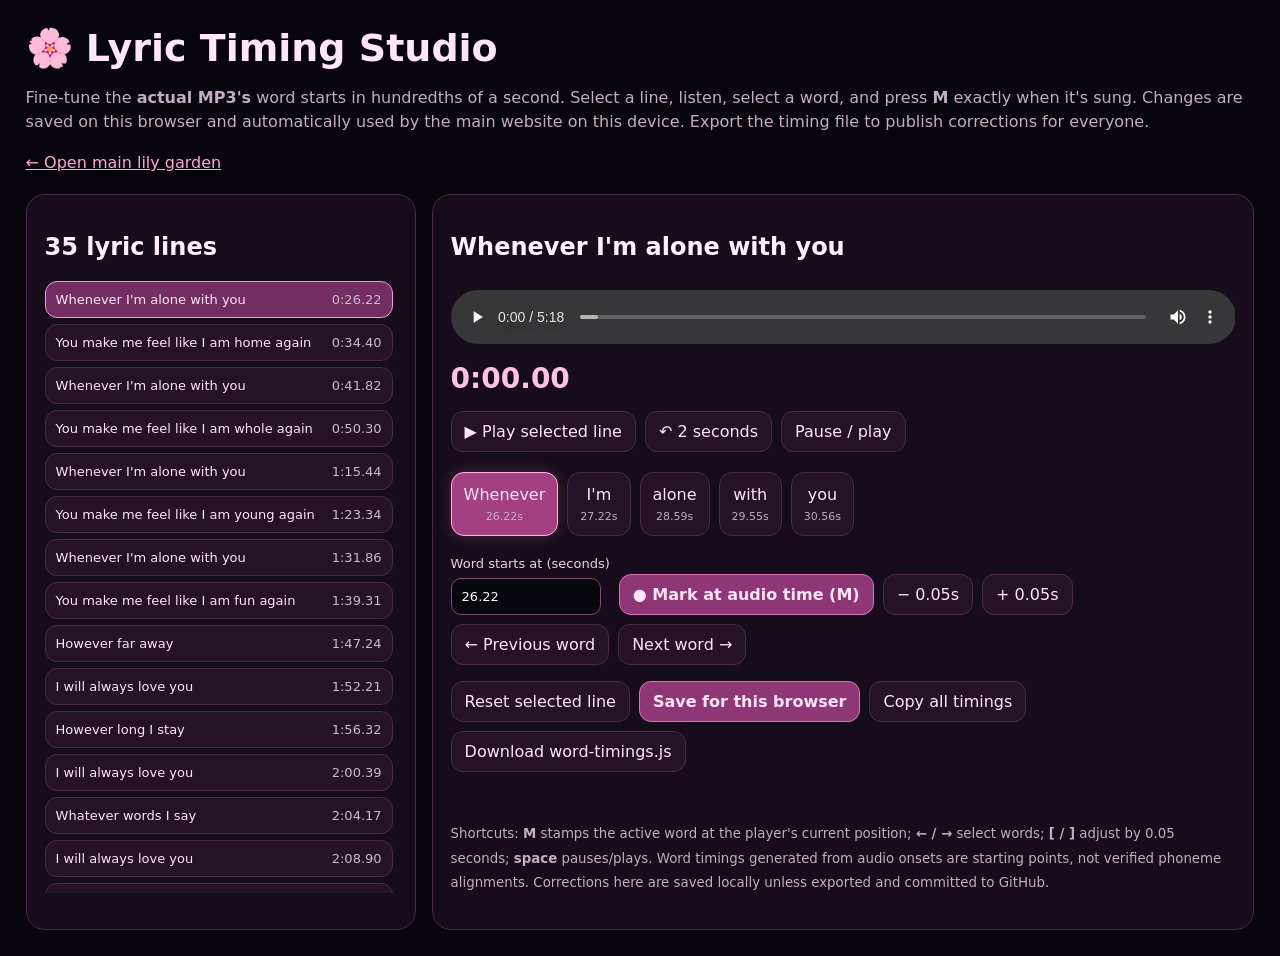
<file: timing-editor.html>
<!doctype html>
<html lang="en">
<head>
<meta charset="utf-8"><meta name="viewport" content="width=device-width,initial-scale=1">
<meta name="robots" content="noindex,nofollow">
<title>Lyric Timing Studio · Ente Mariammekku</title>
<style>
:root{color-scheme:dark;--ink:#fff0fb;--muted:#c4adc4;--pink:#fc9dd5;--panel:#160c1b;--border:#4a2b45}
*{box-sizing:border-box}html,body{margin:0;min-height:100%;background:#09050c;color:var(--ink);font-family:system-ui,Arial,sans-serif}body{padding:clamp(12px,2vw,26px)}
header{max-width:1250px;margin:auto auto 18px}h1{font-size:clamp(24px,4vw,38px);margin:0;color:#ffe7f7}p{color:var(--muted);line-height:1.55}
small{color:var(--muted)}a{color:#ffa7da}button,input{font:inherit}
button{border:1px solid var(--border);border-radius:12px;background:#251128;color:#ffe5f7;padding:10px 13px;cursor:pointer}
button:hover{background:#44213d}button:focus-visible,input:focus-visible{outline:2px solid #ff9cd8;outline-offset:2px}
button.primary{background:#8f3677;border-color:#d974b6;font-weight:700}button:disabled{opacity:.3;cursor:not-allowed}
main{max-width:1250px;margin:auto;display:grid;grid-template-columns:minmax(240px,390px) minmax(0,1fr);gap:16px}
.panel{border:1px solid var(--border);border-radius:19px;background:var(--panel);padding:18px}
#lines{max-height:68vh;overflow-y:auto;display:flex;flex-direction:column;gap:6px;padding-right:4px}
#lines button{display:flex;align-items:center;justify-content:space-between;gap:8px;text-align:left;font-size:13px;padding:10px}
#lines button.active{background:#722d62;border-color:#eb9dd7}
#lines time{font-variant-numeric:tabular-nums;flex:none;color:#cbb8cd}
audio{width:100%;margin:9px 0 14px}
#words{display:flex;flex-wrap:wrap;gap:9px;min-height:64px;margin:20px 0}
#words button{border-radius:13px;padding:12px;font-size:16px}
#words button.active{background:#a34082;border-color:#ffb3e4;box-shadow:0 0 15px #e767a244}
#words button.playing{outline:2px solid #ffdce9}
#words button small{display:block;font-size:11px;margin-top:6px}
#edit{display:flex;flex-wrap:wrap;align-items:end;gap:9px;margin:15px 0}
#edit label{display:flex;flex-direction:column;gap:7px;font-size:13px;color:#efd0e9}
#timeValue{background:#08070d;border:1px solid #78506c;border-radius:10px;width:150px;color:white;padding:10px}
#playerTime{font-variant-numeric:tabular-nums;font-size:28px;font-weight:700;color:#ffc2e6}
.actions{display:flex;flex-wrap:wrap;gap:9px;margin-top:16px}
#info{font-size:13px;color:#e6a5cf;min-height:20px}
@media(max-width:720px){main{grid-template-columns:1fr}#lines{max-height:205px}.panel{padding:13px}#words button{padding:10px}}
</style>
<script src="word-timings.js?v=20261028a"></script>
</head>
<body>
<header><h1>🌸 Lyric Timing Studio</h1>
<p>Fine-tune the <strong>actual MP3's</strong> word starts in hundredths of a second. Select a line, listen, select a word, and press <strong>M</strong> exactly when it's sung. Changes are saved on this browser and automatically used by the main website on this device. Export the timing file to publish corrections for everyone.</p>
<p><a href="./">← Open main lily garden</a></p>
</header>
<main>
<section class="panel" aria-label="Select lyric line"><h2>35 lyric lines</h2><div id="lines"></div></section>
<section class="panel" aria-label="Timing editor">
<h2 id="lineTitle">Select a line</h2><audio id="audio" controls preload="metadata" src="assets/Lovesong.mp3"></audio>
<div id="playerTime">0:00.00</div>
<div class="actions"><button id="playLine">▶ Play selected line</button><button id="back">↶ 2 seconds</button><button id="toggle">Pause / play</button></div>
<div id="words" role="group" aria-label="Select a word"></div>
<div id="edit">
<label>Word starts at (seconds)<input type="number" step=".01" min="0" max="319" id="timeValue"></label>
<button class="primary" id="mark">● Mark at audio time (M)</button>
<button id="minus">− 0.05s</button><button id="plus">+ 0.05s</button>
<button id="previous">← Previous word</button><button id="next">Next word →</button>
</div>
<div class="actions"><button id="reset">Reset selected line</button><button id="save" class="primary">Save for this browser</button><button id="copy">Copy all timings</button><button id="download">Download word-timings.js</button></div>
<p id="info" role="status"></p>
<p><small>Shortcuts: <strong>M</strong> stamps the active word at the player's current position; <strong>← / →</strong> select words; <strong>[ / ]</strong> adjust by 0.05 seconds; <strong>space</strong> pauses/plays. Word timings generated from audio onsets are starting points, not verified phoneme alignments. Corrections here are saved locally unless exported and committed to GitHub.</small></p>
</section>
</main>
<script>
(()=>{
'use strict';
const track=[[1,"Whenever I'm alone with you"],[3,"You make me feel like I am home again"],[4,"Whenever I'm alone with you"],[6,"You make me feel like I am whole again"],[8,"Whenever I'm alone with you"],[9,"You make me feel like I am young again"],[10,"Whenever I'm alone with you"],[11,"You make me feel like I am fun again"],[12,"However far away"],[13,"I will always love you"],[14,"However long I stay"],[15,"I will always love you"],[16,"Whatever words I say"],[17,"I will always love you"],[18,"I will always love you"],[20,"Whenever I'm alone with you"],[21,"You make me feel like I am free again"],[22,"Whenever I'm alone with you"],[24,"You make me feel like I am clean again"],[25,"However far away"],[26,"I will always love you"],[27,"However long I stay"],[28,"I will always love you"],[29,"Whatever words I say"],[30,"I will always love you"],[31,"I will always love you"],[33,"However far away"],[34,"I will always love you"],[35,"However long I stay"],[36,"I will always love you"],[37,"Whatever words I say"],[38,"I will always love you"],[39,"I'll always love you"],[40,"I'll always love you"],[41,"'Cause I love you"]];
const KEY='mariamma-word-times-v1';
const original=window.MARIAMMA_WORD_TIMES||{};
const clone=x=>JSON.parse(JSON.stringify(x));
let edited=clone(original);
try{
 const saved=JSON.parse(localStorage.getItem(KEY)||'null');
 if(saved&&typeof saved==='object'){
  for(const [key,values] of Object.entries(saved)){
   if(Array.isArray(original[key])&&Array.isArray(values)&&values.length===original[key].length
     &&values.every(v=>typeof v==='number'&&Number.isFinite(v)&&v>=0))edited[key]=values.slice();
  }
 }
}catch(e){}
const $=id=>document.getElementById(id), audio=$('audio'),lineList=$('lines'),wordsBox=$('words');
let lineIndex=0,wordIndex=0;
const tformat=t=>Math.floor(t/60)+':'+(t%60).toFixed(2).padStart(5,'0');
const active=()=>track[lineIndex];
const values=()=>edited[active()[0]];
function message(msg){$('info').textContent=msg}
function createLineButtons(){
 lineList.replaceChildren();
 track.forEach(([key,title],i)=>{
  const button=document.createElement('button'),name=document.createElement('span'),time=document.createElement('time');
  name.textContent=title;time.textContent=tformat(edited[key][0]||0);
  button.append(name,time);
  button.classList.toggle('active',i===lineIndex);
  button.addEventListener('click',()=>chooseLine(i,true));
  lineList.append(button);
 });
}
function chooseLine(i,seek=true){
 lineIndex=Math.max(0,Math.min(track.length-1,i));wordIndex=0;
 const [id,content]=active();$('lineTitle').textContent=content;
 if(seek)audio.currentTime=Math.max(0,edited[id][0]-.5);
 createLineButtons();renderWords();
}
function renderWords(){
 wordsBox.replaceChildren();
 const list=active()[1].split(/\s+/),times=values();
 for(let i=0;i<list.length;i++){
  const b=document.createElement('button');b.type='button';
  const label=document.createElement('span'),time=document.createElement('small');
  label.textContent=list[i];time.textContent=times[i].toFixed(2)+'s';
  b.append(label,time);
  b.classList.toggle('active',i===wordIndex);
  b.classList.toggle('playing',audio.currentTime>=times[i]&&(!times[i+1]||audio.currentTime<times[i+1]));
  b.addEventListener('click',()=>{wordIndex=i;audio.currentTime=Math.max(0,times[i]-.35);renderWords()});
  wordsBox.append(b);
 }
 $('timeValue').value=times[wordIndex].toFixed(2);
}
function chooseWord(n){wordIndex=Math.max(0,Math.min(values().length-1,n));renderWords()}
function setTime(value){
 let n=Number(value);if(!Number.isFinite(n))return;
 const a=values(),prev=a[wordIndex-1],next=a[wordIndex+1];
 if(prev!==undefined)n=Math.max(prev+.02,n);
 if(next!==undefined)n=Math.min(next-.02,n);
 a[wordIndex]=Math.round(Math.max(0,Math.min(319,n))*100)/100;
 renderWords();createLineButtons();message('Unsaved timing change — press Save for this browser.');
}
$('timeValue').addEventListener('change',e=>setTime(e.target.value));
$('mark').addEventListener('click',()=>{setTime(audio.currentTime);chooseWord(wordIndex+1)});
$('minus').addEventListener('click',()=>setTime(values()[wordIndex]-.05));
$('plus').addEventListener('click',()=>setTime(values()[wordIndex]+.05));
$('previous').addEventListener('click',()=>chooseWord(wordIndex-1));
$('next').addEventListener('click',()=>chooseWord(wordIndex+1));
$('playLine').addEventListener('click',()=>{audio.currentTime=Math.max(0,values()[0]-.55);audio.play().catch(()=>{})});
$('back').addEventListener('click',()=>{audio.currentTime=Math.max(0,audio.currentTime-2)});
$('toggle').addEventListener('click',()=>{if(audio.paused)audio.play().catch(()=>{});else audio.pause()});
$('reset').addEventListener('click',()=>{edited[active()[0]]=original[active()[0]].slice();renderWords();message('Restored initial timings for this lyric line.')});
$('save').addEventListener('click',()=>{try{localStorage.setItem(KEY,JSON.stringify(edited));message('Saved to this browser. Refresh the main site here to apply it.')}catch(e){message('Could not save in this browser; use Download instead.')}});
$('copy').addEventListener('click',async()=>{try{await navigator.clipboard.writeText(JSON.stringify(edited,null,2));message('Copied timing JSON to clipboard.')}catch(e){message('Clipboard unavailable; use Download instead.')}});
$('download').addEventListener('click',()=>{
 const data='/* Word-aligned lyric timestamps, seconds. */\nwindow.MARIAMMA_WORD_TIMES='+JSON.stringify(edited)+';\n';
 const blob=new Blob([data],{type:'text/javascript;charset=utf-8'});
 const link=document.createElement('a');link.href=URL.createObjectURL(blob);link.download='word-timings.js';
 document.body.append(link);link.click();link.remove();setTimeout(()=>URL.revokeObjectURL(link.href),2000);
 message('Downloaded. Commit this file to GitHub to share corrections with all visitors.');
});
audio.addEventListener('timeupdate',()=>{$('playerTime').textContent=tformat(audio.currentTime);[...wordsBox.children].forEach((b,i)=>b.classList.toggle('playing',audio.currentTime>=values()[i]&&(!values()[i+1]||audio.currentTime<values()[i+1])))});
window.addEventListener('keydown',e=>{
 if(['INPUT','TEXTAREA','SELECT'].includes(document.activeElement?.tagName))return;
 if(e.ctrlKey||e.metaKey||e.altKey)return;
 if(e.key.toLowerCase()==='m'){e.preventDefault();setTime(audio.currentTime);chooseWord(wordIndex+1)}
 else if(e.key==='ArrowLeft'){e.preventDefault();chooseWord(wordIndex-1)}
 else if(e.key==='ArrowRight'){e.preventDefault();chooseWord(wordIndex+1)}
 else if(e.key==='['){e.preventDefault();setTime(values()[wordIndex]-.05)}
 else if(e.key===']'){e.preventDefault();setTime(values()[wordIndex]+.05)}
 else if(e.key===' '){e.preventDefault();if(audio.paused)audio.play().catch(()=>{});else audio.pause()}
});
chooseLine(0,false);
})();
</script>
</body></html>
</file>
<file: cinematic-lyrics.css>
/* Cinematic captions: each word moves on the MP3 playback clock.
   No animation queues or per-word CSS transitions: seeking and resuming stay in sync. */
html body .stage #lyric .lyric-sentence.caption-lyric .ig-word,
html body .stage #lyric .lyric-sentence.caption-lyric .ig-word.ig-visible {
  opacity:var(--cin-opacity,0)!important;
  transform:translate3d(0,var(--cin-y,-28px),0) scale(var(--cin-scale,.94))!important;
  transition:none!important;
  filter:none!important;
  backface-visibility:hidden;
  -webkit-backface-visibility:hidden;
  will-change:opacity,transform;
}
html body .stage #lyric .lyric-sentence.caption-lyric .ig-word.cin-active {
  -webkit-text-stroke:.16px rgba(255,250,255,.26)!important;
}
html body .stage #lyric .lyric-sentence.caption-lyric {
  transform:translate3d(0,0,0)!important;
  backface-visibility:hidden;
}
html body .stage #lyric .lyric-sentence.cin-ghost,
html body .stage #lyric .lyric-sentence.cin-ghost.is-current {
  position:absolute!important;
  inset:0!important;
  width:100%!important;
  height:100%!important;
  max-width:100%!important;
  display:flex!important;
  flex-direction:column!important;
  align-items:center!important;
  justify-content:center!important;
  text-align:center!important;
  pointer-events:none!important;
  opacity:var(--cin-ghost-opacity,1)!important;
  transform:var(--cin-ghost-transform,translate3d(0,0,0))!important;
  transition:opacity .34s cubic-bezier(.22,.70,.27,1),
             transform .42s cubic-bezier(.18,.76,.22,1)!important;
  filter:none!important;
  z-index:-1!important;
}
html body .stage #lyric {position:relative!important;isolation:isolate;}
@media(max-width:720px){
  html body .stage #lyric .lyric-sentence.caption-lyric .ig-word.cin-active {
    -webkit-text-stroke:.1px rgba(255,249,255,.19)!important;
  }
}
@media(prefers-reduced-motion:reduce){
  html body .stage #lyric .lyric-sentence.caption-lyric .ig-word,
  html body .stage #lyric .lyric-sentence.caption-lyric .ig-word.ig-visible {
    opacity:1!important;
    transform:none!important;
    transition:none!important;
    will-change:auto!important;
  }
  html body .stage #lyric .lyric-sentence.cin-ghost{display:none!important;transition:none!important}
}
</file>
